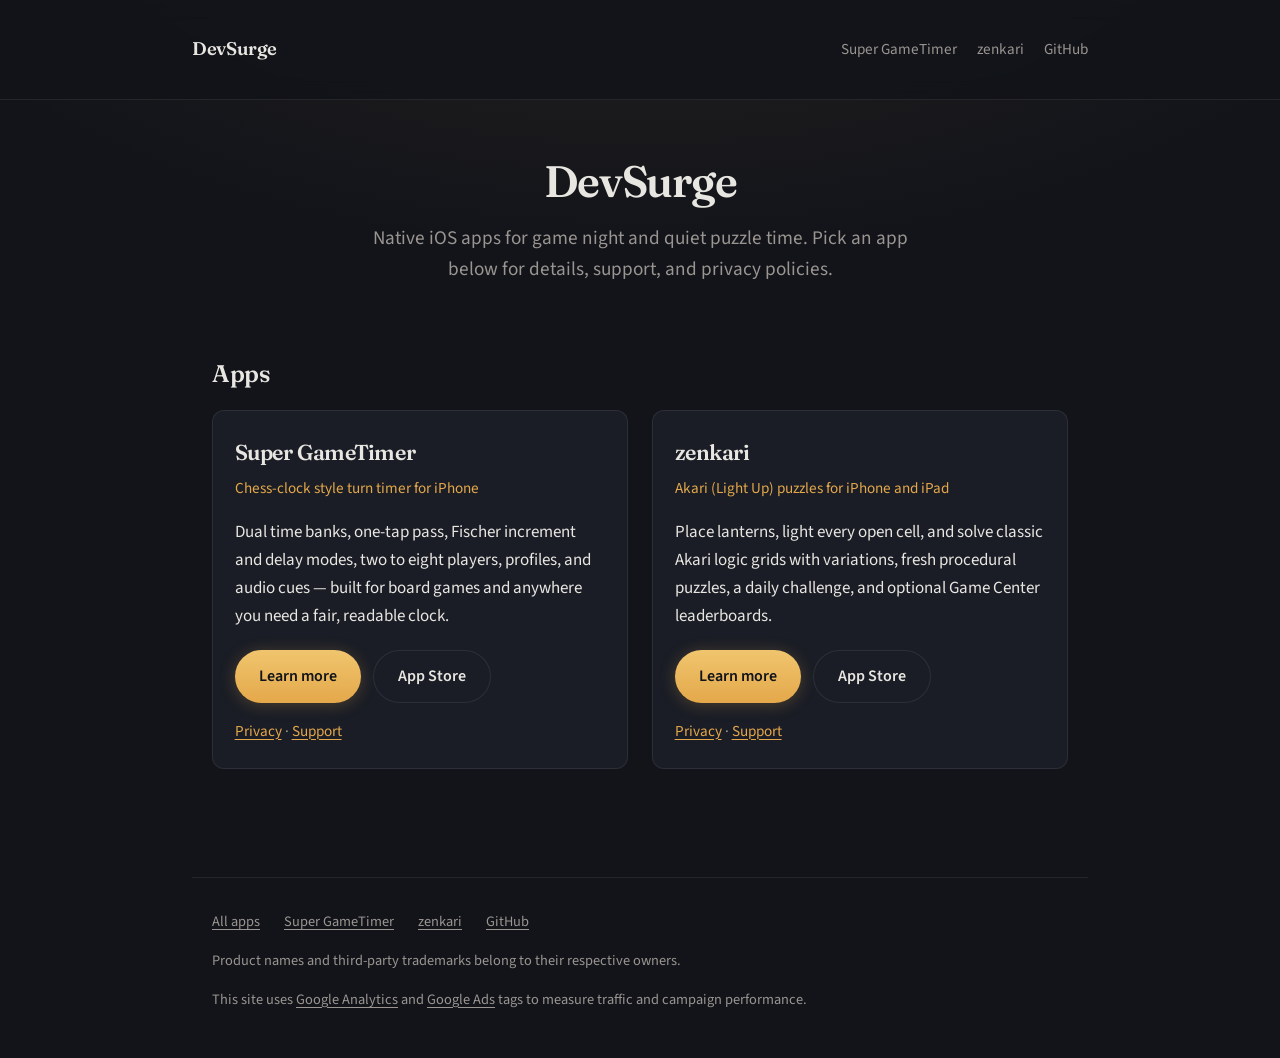
<file: index.html>
<!DOCTYPE html>
<html lang="en-US">
  <head>
    <meta charset="utf-8" />
    <meta name="viewport" content="width=device-width, initial-scale=1" />
    <!-- Google tag (gtag.js) -->
    <script async src="https://www.googletagmanager.com/gtag/js?id=G-V6BX9HDWN4"></script>
    <script src="/assets/gtag-init.js"></script>
    <title>DevSurge — iOS apps</title>
    <meta
      name="description"
      content="Official pages for DevSurge iOS apps: Super GameTimer, a chess-clock style turn timer, and zenkari, an Akari Light Up logic puzzle app."
    />
    <link rel="canonical" href="https://devsurge.github.io/" />
    <meta name="robots" content="index,follow" />
    <meta name="author" content="DevSurge" />

    <meta property="og:type" content="website" />
    <meta property="og:site_name" content="DevSurge" />
    <meta property="og:title" content="DevSurge — iOS apps" />
    <meta
      property="og:description"
      content="Super GameTimer and zenkari — native iPhone apps for game night and logic puzzles."
    />
    <meta property="og:url" content="https://devsurge.github.io/" />

    <link rel="preconnect" href="https://fonts.googleapis.com" />
    <link rel="preconnect" href="https://fonts.gstatic.com" crossorigin />
    <link
      href="https://fonts.googleapis.com/css2?family=Fraunces:opsz,wght@9..144,600&family=Source+Sans+3:wght@400;600&display=swap"
      rel="stylesheet"
    />
    <link rel="stylesheet" href="/assets/styles.css" />
  </head>
  <body>
    <a class="skip-link" href="#main">Skip to content</a>
    <header class="site-header">
      <div class="site-header__inner">
        <p class="site-title"><a href="/">DevSurge</a></p>
        <nav class="nav nav--apps" aria-label="Apps">
          <a href="/gametimer/MARKETING.html">Super GameTimer</a>
          <a href="/zenkari/MARKETING.html">zenkari</a>
          <a href="https://github.com/devsurge/devsurge.github.io" rel="noopener noreferrer">GitHub</a>
        </nav>
      </div>
    </header>

    <main id="main">
      <header class="hero">
        <h1>DevSurge</h1>
        <p class="hero__lede">
          Native iOS apps for game night and quiet puzzle time. Pick an app below for details, support, and privacy
          policies.
        </p>
      </header>

      <section id="apps" aria-labelledby="apps-heading">
        <h2 id="apps-heading">Apps</h2>
        <div class="app-grid">
          <article class="card app-card">
            <h3 class="app-card__title">Super GameTimer</h3>
            <p class="app-card__tagline">Chess-clock style turn timer for iPhone</p>
            <p>
              Dual time banks, one-tap pass, Fischer increment and delay modes, two to eight players, profiles, and audio
              cues — built for board games and anywhere you need a fair, readable clock.
            </p>
            <div class="app-card__actions">
              <a class="btn" href="/gametimer/MARKETING.html">Learn more</a>
              <a
                class="btn btn--secondary"
                href="https://apps.apple.com/us/app/super-gametimer/id6761938382"
                rel="noopener noreferrer"
              >
                App Store
              </a>
            </div>
            <p class="app-card__links">
              <a href="/gametimer/PRIVACY.html">Privacy</a>
              <span aria-hidden="true"> · </span>
              <a href="/gametimer/SUPPORT.html">Support</a>
            </p>
          </article>

          <article class="card app-card">
            <h3 class="app-card__title">zenkari</h3>
            <p class="app-card__tagline">Akari (Light Up) puzzles for iPhone and iPad</p>
            <p>
              Place lanterns, light every open cell, and solve classic Akari logic grids with variations, fresh procedural
              puzzles, a daily challenge, and optional Game Center leaderboards.
            </p>
            <div class="app-card__actions">
              <a class="btn" href="/zenkari/MARKETING.html">Learn more</a>
              <a
                class="btn btn--secondary"
                href="https://apps.apple.com/search?term=zenkari"
                rel="noopener noreferrer"
              >
                App Store
              </a>
            </div>
            <p class="app-card__links">
              <a href="/zenkari/PRIVACY.html">Privacy</a>
              <span aria-hidden="true"> · </span>
              <a href="/zenkari/SUPPORT.html">Support</a>
            </p>
          </article>
        </div>
      </section>
    </main>

    <footer class="site-footer">
      <div class="site-footer__links">
        <a href="/">All apps</a>
        <a href="/gametimer/MARKETING.html">Super GameTimer</a>
        <a href="/zenkari/MARKETING.html">zenkari</a>
        <a href="https://github.com/devsurge/devsurge.github.io" rel="noopener noreferrer">GitHub</a>
      </div>
      <p>Product names and third-party trademarks belong to their respective owners.</p>
      <p>
        This site uses <a href="https://policies.google.com/privacy">Google Analytics</a> and
        <a href="https://policies.google.com/technologies/ads">Google Ads</a> tags to measure traffic and campaign
        performance.
      </p>
    </footer>
  </body>
</html>
</file>
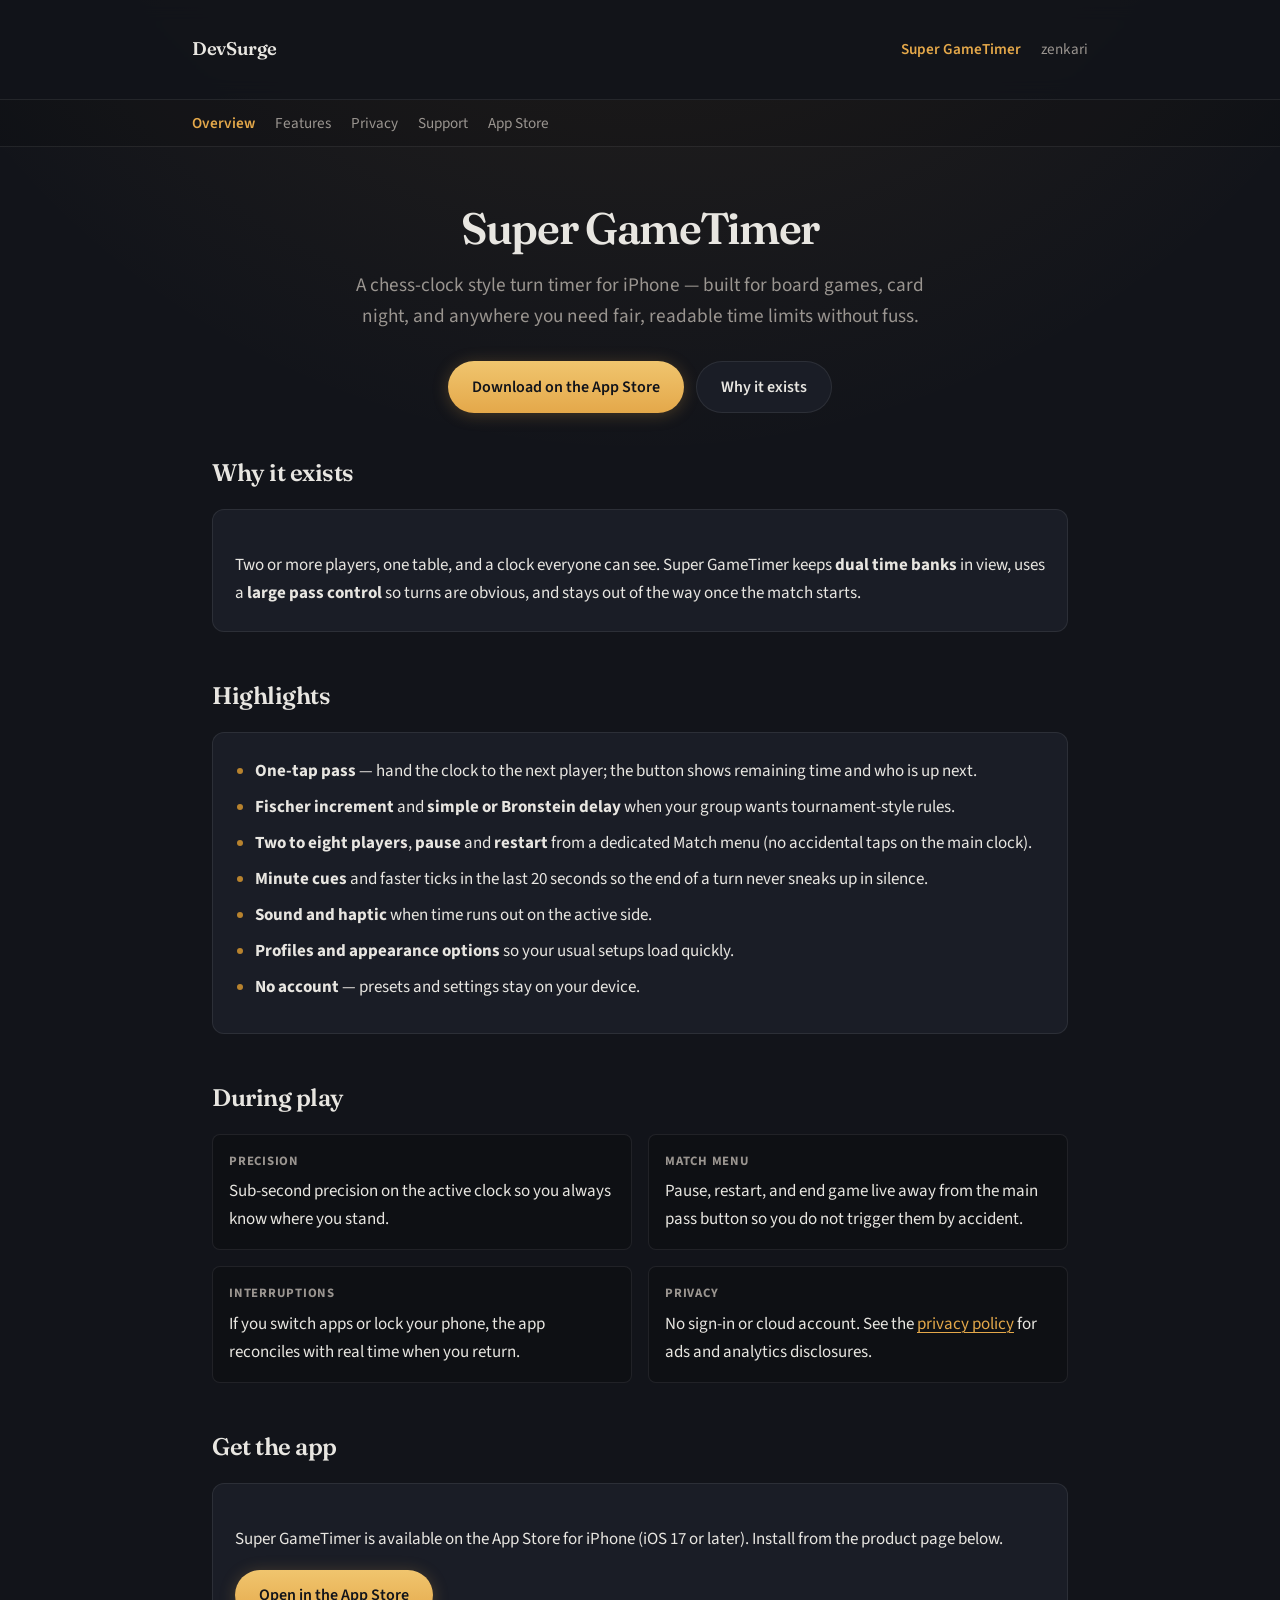
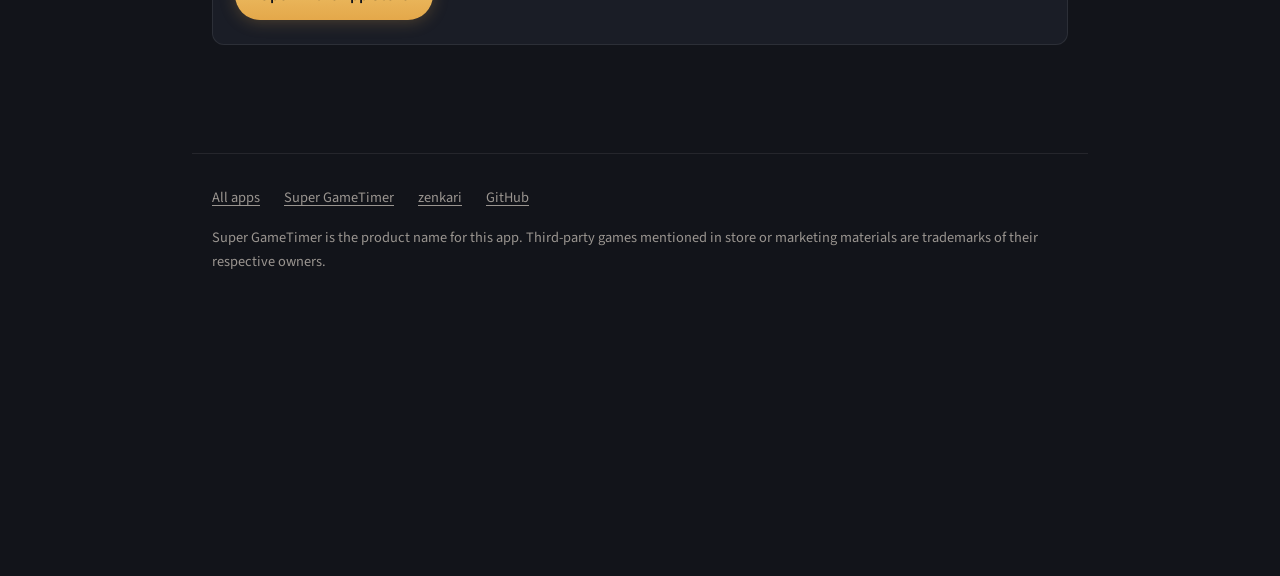
<file: MARKETING.html>
<!DOCTYPE html>
<html lang="en-US">
  <head>
    <meta charset="utf-8" />
    <meta name="viewport" content="width=device-width, initial-scale=1" />
    <!-- Google tag (gtag.js) -->
    <script async src="https://www.googletagmanager.com/gtag/js?id=G-V6BX9HDWN4"></script>
    <script src="/assets/gtag-init.js"></script>
    <title>Super GameTimer</title>
    <link rel="canonical" href="https://devsurge.github.io/gametimer/MARKETING.html" />
    <meta http-equiv="refresh" content="0; url=gametimer/MARKETING.html" />
    <meta name="robots" content="index,follow" />
  </head>
  <body>
    <p><a href="/gametimer/MARKETING.html">Continue to Super GameTimer</a></p>
    <p><a href="/">All DevSurge apps</a> · <a href="/zenkari/MARKETING.html">zenkari</a></p>
  </body>
</html>
</file>
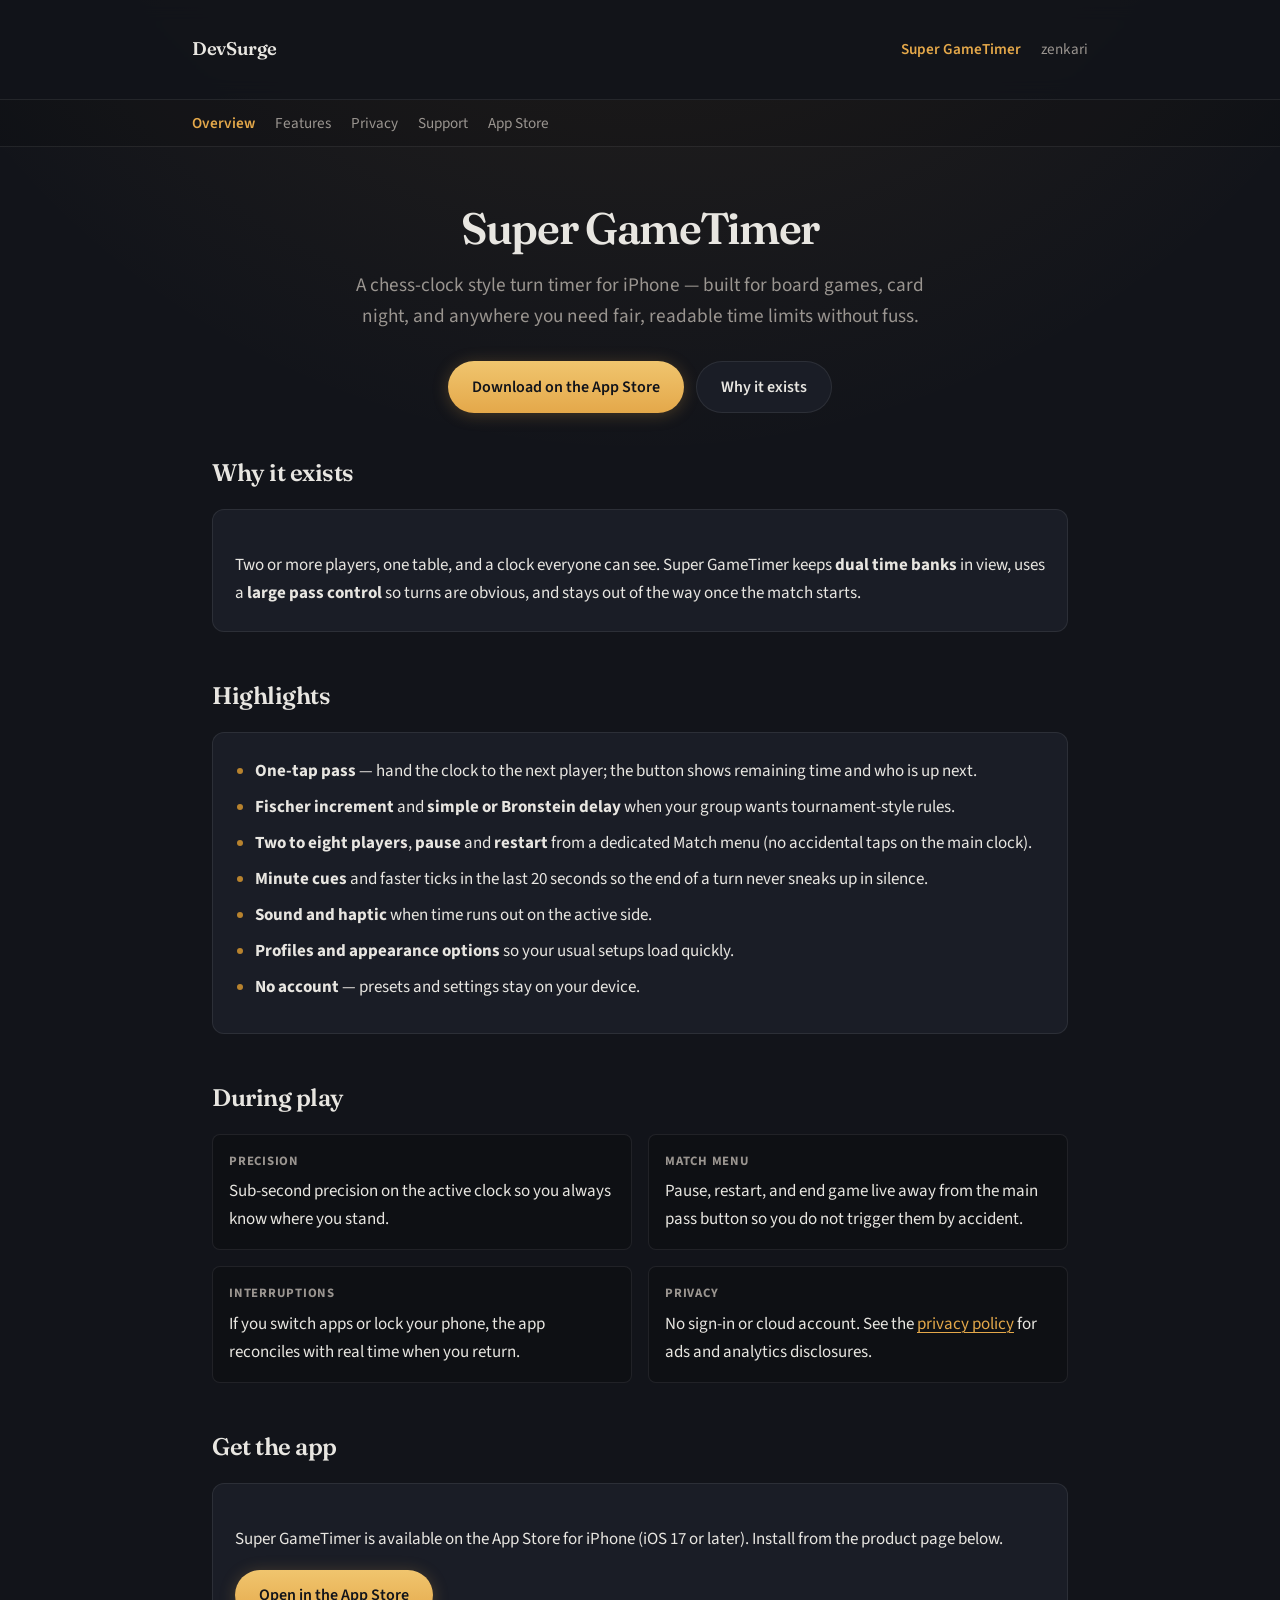
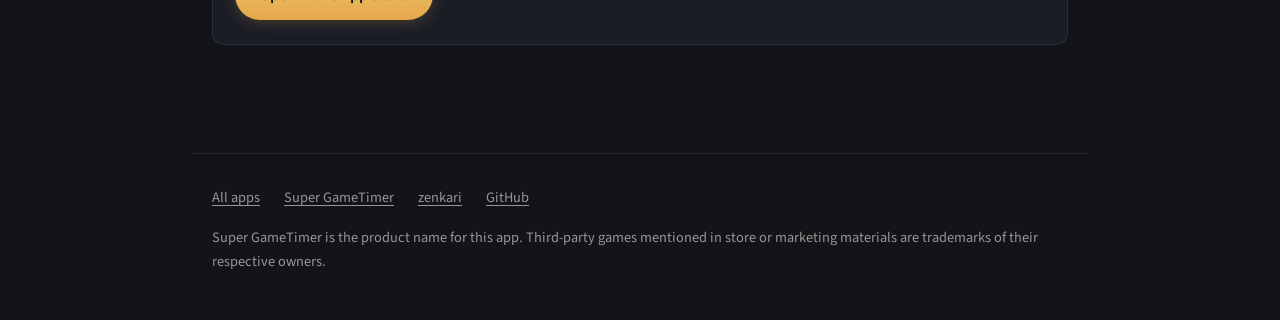
<file: gametimer/MARKETING.html>
<!DOCTYPE html>
<html lang="en-US">
  <head>
    <meta charset="utf-8" />
    <meta name="viewport" content="width=device-width, initial-scale=1" />
    <!-- Google tag (gtag.js) -->
    <script async src="https://www.googletagmanager.com/gtag/js?id=G-V6BX9HDWN4"></script>
    <script src="/assets/gtag-init.js"></script>
    <title>Super GameTimer — Chess-style turn timer for iPhone</title>
    <meta
      name="description"
      content="Super GameTimer is a native iPhone turn timer for board games: dual clocks, one-tap pass, Fischer increment and delay, 2–8 players, profiles, and audio cues. No sign-in required."
    />
    <meta
      name="keywords"
      content="Super GameTimer, chess clock, turn timer, board game timer, Fischer clock, delay, Bronstein, iPhone, iOS, bridge, Go, Scrabble"
    />
    <link rel="canonical" href="https://devsurge.github.io/gametimer/MARKETING.html" />
    <meta name="robots" content="index,follow" />
    <meta name="author" content="DevSurge" />

    <meta property="og:type" content="website" />
    <meta property="og:site_name" content="DevSurge" />
    <meta property="og:title" content="Super GameTimer — Chess-style turn timer for iPhone" />
    <meta
      property="og:description"
      content="Dual clocks, one-tap pass, Fischer and delay modes, up to eight players, profiles, and cues tuned for game night. Free on the App Store."
    />
    <meta property="og:url" content="https://devsurge.github.io/gametimer/MARKETING.html" />
    <meta property="og:locale" content="en_US" />

    <meta name="twitter:card" content="summary_large_image" />
    <meta name="twitter:title" content="Super GameTimer — Chess-style turn timer for iPhone" />
    <meta
      name="twitter:description"
      content="Dual clocks, one-tap pass, Fischer and delay, 2–8 players. Native iPhone app — no sign-in."
    />

    <link rel="preconnect" href="https://fonts.googleapis.com" />
    <link rel="preconnect" href="https://fonts.gstatic.com" crossorigin />
    <link
      href="https://fonts.googleapis.com/css2?family=Fraunces:opsz,wght@9..144,600&family=Source+Sans+3:wght@400;600&display=swap"
      rel="stylesheet"
    />
    <link rel="stylesheet" href="/assets/styles.css" />

    <script type="application/ld+json">
      {
        "@context": "https://schema.org",
        "@type": "MobileApplication",
        "name": "Super GameTimer",
        "operatingSystem": "iOS 17",
        "applicationCategory": "UtilitiesApplication",
        "offers": {
          "@type": "Offer",
          "price": "0",
          "priceCurrency": "USD"
        },
        "description": "Native iPhone turn timer for board games and chess-clock style play. Dual time banks, one-tap pass, Fischer increment, simple or Bronstein delay, two to eight players, pause and restart, profiles, minute cues, and sound plus haptic when time expires. No account required.",
        "downloadUrl": "https://apps.apple.com/us/app/super-gametimer/id6761938382",
        "installUrl": "https://apps.apple.com/us/app/super-gametimer/id6761938382",
        "softwareVersion": "1.0",
        "author": {
          "@type": "Organization",
          "name": "DevSurge"
        }
      }
    </script>
  </head>
  <body>
    <a class="skip-link" href="#main">Skip to content</a>
    <header class="site-header">
      <div class="site-header__inner">
        <p class="site-title"><a href="/">DevSurge</a></p>
        <nav class="nav nav--apps" aria-label="Apps">
          <a href="/gametimer/MARKETING.html" aria-current="page">Super GameTimer</a>
          <a href="/zenkari/MARKETING.html">zenkari</a>
        </nav>
      </div>
    </header>
    <nav class="app-nav" aria-label="Super GameTimer">
      <div class="app-nav__inner nav">
        <a href="/gametimer/MARKETING.html" aria-current="page">Overview</a>
        <a href="/gametimer/MARKETING.html#features">Features</a>
        <a href="/gametimer/PRIVACY.html">Privacy</a>
        <a href="/gametimer/SUPPORT.html">Support</a>
        <a href="https://apps.apple.com/us/app/super-gametimer/id6761938382" rel="noopener noreferrer">App Store</a>
      </div>
    </nav>

    <main id="main">
      <article>
        <header class="hero">
          <h1>Super GameTimer</h1>
          <p class="hero__lede">
            A chess-clock style turn timer for iPhone — built for board games, card night, and anywhere you need fair,
            readable time limits without fuss.
          </p>
          <div class="hero__actions">
            <a
              class="btn"
              href="https://apps.apple.com/us/app/super-gametimer/id6761938382"
              rel="noopener noreferrer"
            >
              Download on the App Store
            </a>
            <a class="btn btn--secondary" href="#why">Why it exists</a>
          </div>
        </header>

        <section id="why" aria-labelledby="why-heading">
          <h2 id="why-heading">Why it exists</h2>
          <div class="card">
            <p>
              Two or more players, one table, and a clock everyone can see. Super GameTimer keeps
              <strong>dual time banks</strong> in view, uses a <strong>large pass control</strong> so turns are obvious,
              and stays out of the way once the match starts.
            </p>
          </div>
        </section>

        <section id="features" aria-labelledby="features-heading">
          <h2 id="features-heading">Highlights</h2>
          <div class="card">
            <ul class="feature-list">
              <li>
                <strong>One-tap pass</strong> — hand the clock to the next player; the button shows remaining time and who
                is up next.
              </li>
              <li>
                <strong>Fischer increment</strong> and <strong>simple or Bronstein delay</strong> when your group wants
                tournament-style rules.
              </li>
              <li>
                <strong>Two to eight players</strong>, <strong>pause</strong> and <strong>restart</strong> from a
                dedicated Match menu (no accidental taps on the main clock).
              </li>
              <li>
                <strong>Minute cues</strong> and faster ticks in the last 20 seconds so the end of a turn never sneaks up
                in silence.
              </li>
              <li><strong>Sound and haptic</strong> when time runs out on the active side.</li>
              <li><strong>Profiles and appearance options</strong> so your usual setups load quickly.</li>
              <li><strong>No account</strong> — presets and settings stay on your device.</li>
            </ul>
          </div>
        </section>

        <section aria-labelledby="play-heading">
          <h2 id="play-heading">During play</h2>
          <div class="meta-grid">
            <div class="meta-item">
              <strong>Precision</strong>
              Sub-second precision on the active clock so you always know where you stand.
            </div>
            <div class="meta-item">
              <strong>Match menu</strong>
              Pause, restart, and end game live away from the main pass button so you do not trigger them by accident.
            </div>
            <div class="meta-item">
              <strong>Interruptions</strong>
              If you switch apps or lock your phone, the app reconciles with real time when you return.
            </div>
            <div class="meta-item">
              <strong>Privacy</strong>
              No sign-in or cloud account. See the <a href="/gametimer/PRIVACY.html">privacy policy</a> for ads and
              analytics disclosures.
            </div>
          </div>
        </section>

        <section aria-labelledby="get-heading">
          <h2 id="get-heading">Get the app</h2>
          <div class="card">
            <p>
              Super GameTimer is available on the App Store for iPhone (iOS 17 or later). Install from the product page
              below.
            </p>
            <p style="margin-bottom: 0">
              <a
                class="btn"
                href="https://apps.apple.com/us/app/super-gametimer/id6761938382"
                rel="noopener noreferrer"
              >
                Open in the App Store
              </a>
            </p>
          </div>
        </section>
      </article>
    </main>

    <footer class="site-footer">
      <div class="site-footer__links">
        <a href="/">All apps</a>
        <a href="/gametimer/MARKETING.html">Super GameTimer</a>
        <a href="/zenkari/MARKETING.html">zenkari</a>
        <a href="https://github.com/devsurge/devsurge.github.io" rel="noopener noreferrer">GitHub</a>
      </div>
      <p>Super GameTimer is the product name for this app. Third-party games mentioned in store or marketing materials are trademarks of their respective owners.</p>
    </footer>
  </body>
</html>
</file>
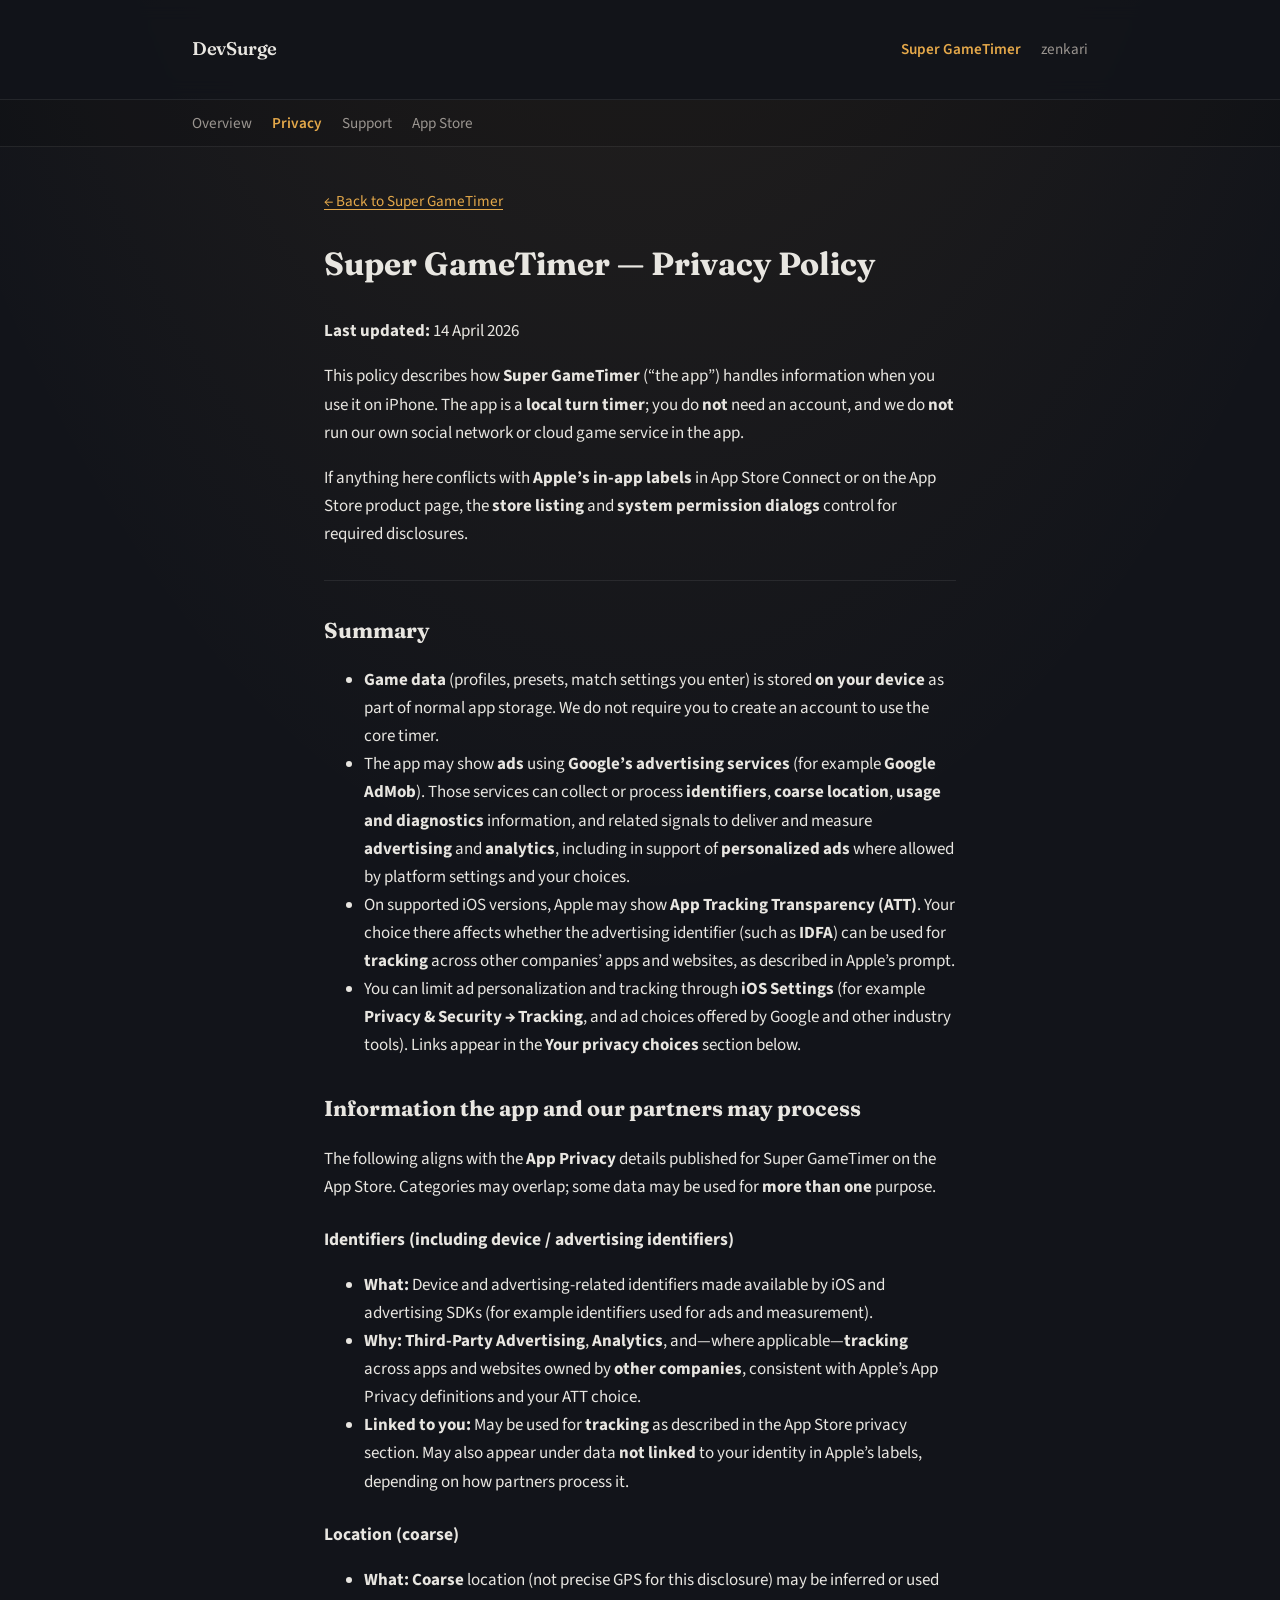
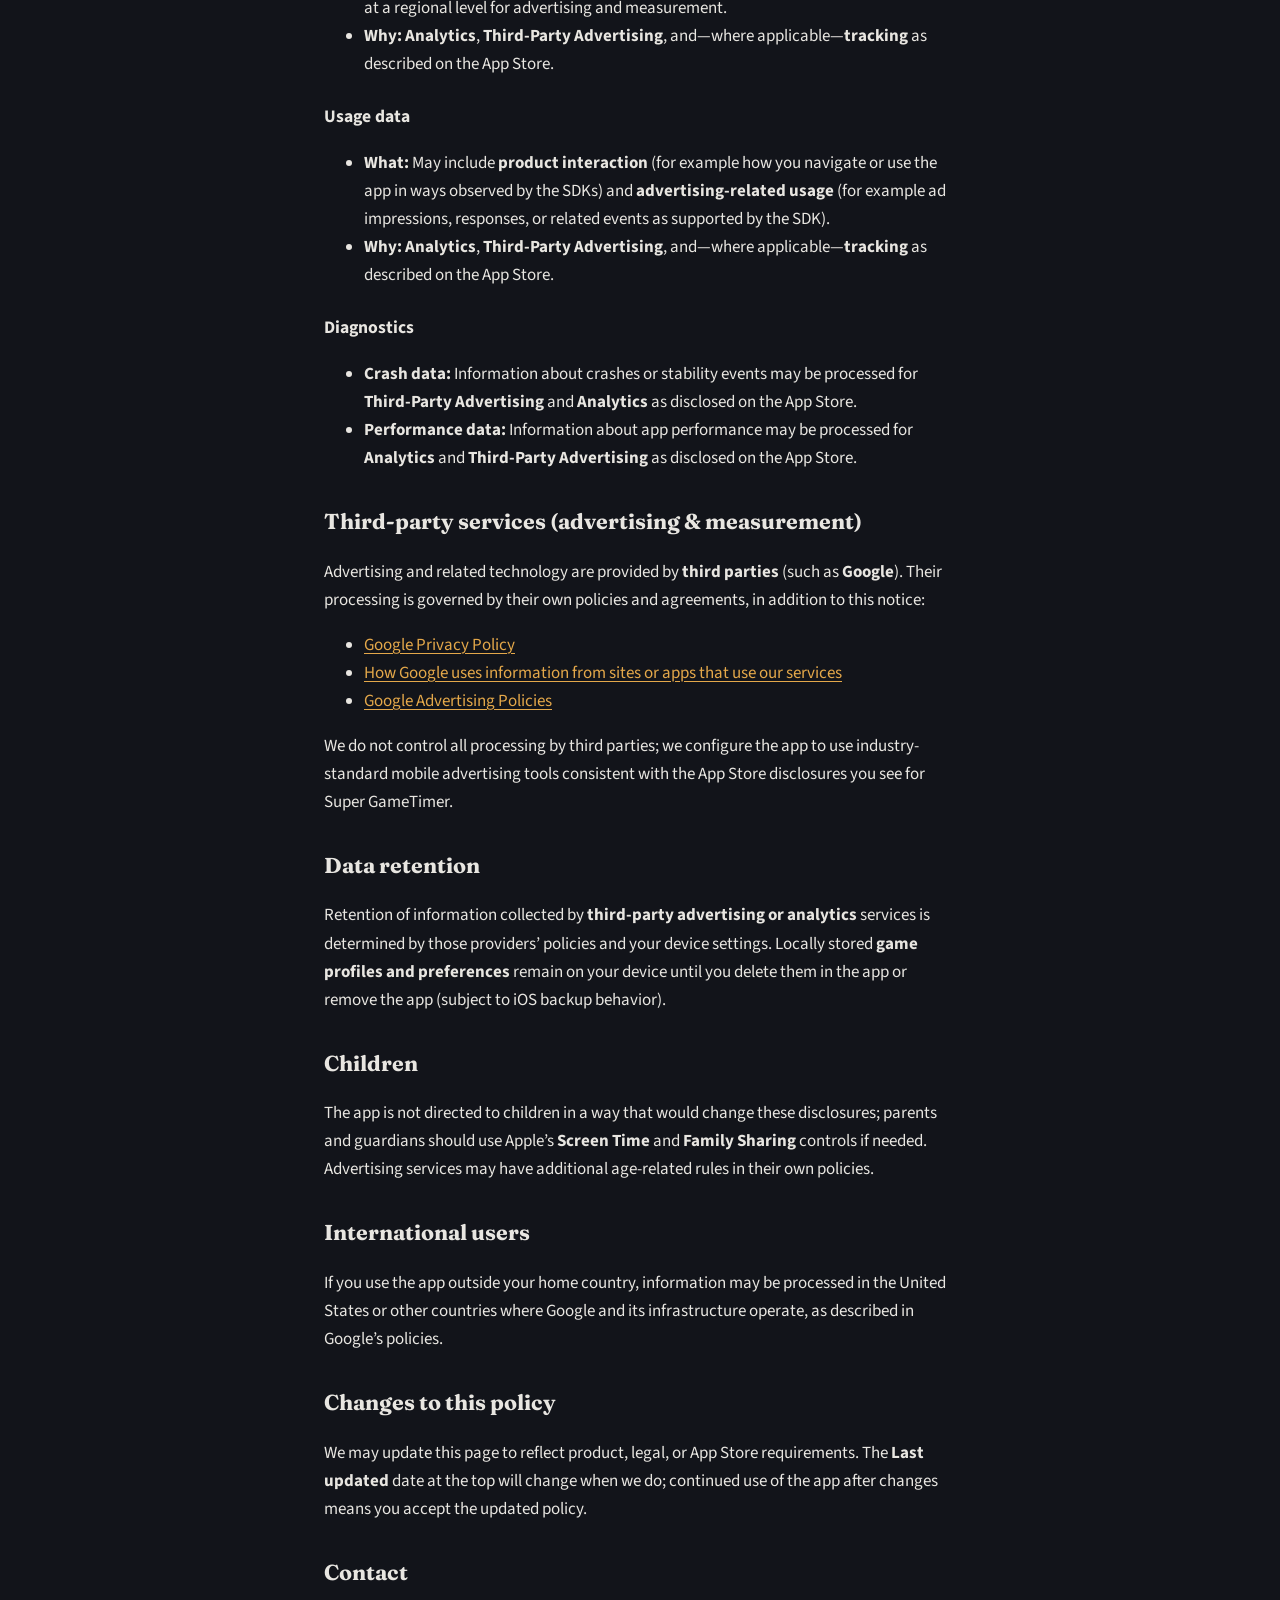
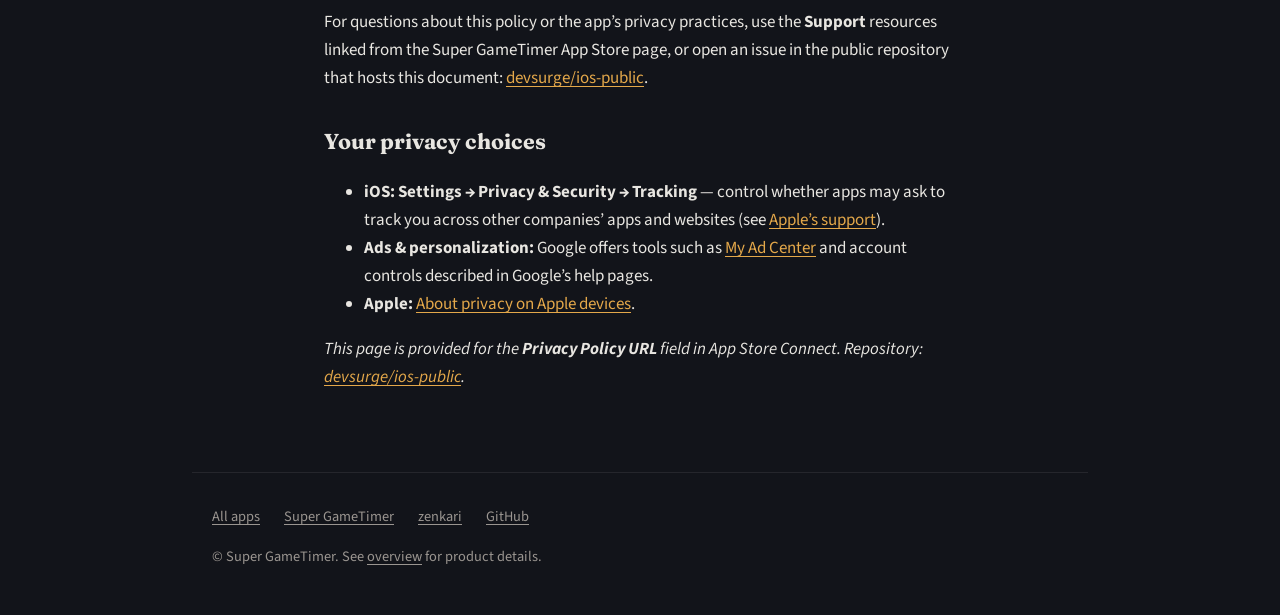
<file: gametimer/PRIVACY.html>
<!DOCTYPE html>
<html lang="en-US">
  <head>
    <meta charset="utf-8" />
    <meta name="viewport" content="width=device-width, initial-scale=1" />
    <!-- Google tag (gtag.js) -->
    <script async src="https://www.googletagmanager.com/gtag/js?id=G-V6BX9HDWN4"></script>
    <script src="/assets/gtag-init.js"></script>
    <title>Privacy Policy — Super GameTimer</title>
    <meta
      name="description"
      content="How Super GameTimer handles information on iPhone: local game data, optional ads via Google AdMob, App Tracking Transparency, and your privacy choices."
    />
    <link rel="canonical" href="https://devsurge.github.io/gametimer/PRIVACY.html" />
    <meta name="robots" content="index,follow" />

    <meta property="og:type" content="article" />
    <meta property="og:title" content="Privacy Policy — Super GameTimer" />
    <meta
      property="og:description"
      content="Privacy practices for the Super GameTimer iPhone app, including advertising and analytics."
    />
    <meta property="og:url" content="https://devsurge.github.io/gametimer/PRIVACY.html" />

    <link rel="preconnect" href="https://fonts.googleapis.com" />
    <link rel="preconnect" href="https://fonts.gstatic.com" crossorigin />
    <link
      href="https://fonts.googleapis.com/css2?family=Fraunces:opsz,wght@9..144,600&family=Source+Sans+3:wght@400;600&display=swap"
      rel="stylesheet"
    />
    <link rel="stylesheet" href="/assets/styles.css" />
  </head>
  <body>
    <a class="skip-link" href="#main">Skip to content</a>
    <header class="site-header">
      <div class="site-header__inner">
        <p class="site-title"><a href="/">DevSurge</a></p>
        <nav class="nav nav--apps" aria-label="Apps">
          <a href="/gametimer/MARKETING.html" aria-current="page">Super GameTimer</a>
          <a href="/zenkari/MARKETING.html">zenkari</a>
        </nav>
      </div>
    </header>
    <nav class="app-nav" aria-label="Super GameTimer">
      <div class="app-nav__inner nav">
        <a href="/gametimer/MARKETING.html">Overview</a>
        <a href="/gametimer/PRIVACY.html" aria-current="page">Privacy</a>
        <a href="/gametimer/SUPPORT.html">Support</a>
        <a href="https://apps.apple.com/us/app/super-gametimer/id6761938382" rel="noopener noreferrer">App Store</a>
      </div>
    </nav>

    <main id="main" class="prose">
      <a class="back-link" href="/gametimer/MARKETING.html">← Back to Super GameTimer</a>
      <article>
        <header>
          <h1>Super GameTimer — Privacy Policy</h1>
          <p><strong>Last updated:</strong> 14 April 2026</p>
        </header>

        <p>
          This policy describes how <strong>Super GameTimer</strong> (“the app”) handles information when you use it on
          iPhone. The app is a <strong>local turn timer</strong>; you do <strong>not</strong> need an account, and we do
          <strong>not</strong> run our own social network or cloud game service in the app.
        </p>
        <p>
          If anything here conflicts with <strong>Apple’s in-app labels</strong> in App Store Connect or on the App Store
          product page, the <strong>store listing</strong> and <strong>system permission dialogs</strong> control for
          required disclosures.
        </p>

        <hr />

        <h2>Summary</h2>
        <ul>
          <li>
            <strong>Game data</strong> (profiles, presets, match settings you enter) is stored <strong>on your device</strong>
            as part of normal app storage. We do not require you to create an account to use the core timer.
          </li>
          <li>
            The app may show <strong>ads</strong> using <strong>Google’s advertising services</strong> (for example
            <strong>Google AdMob</strong>). Those services can collect or process <strong>identifiers</strong>,
            <strong>coarse location</strong>, <strong>usage and diagnostics</strong> information, and related signals to
            deliver and measure <strong>advertising</strong> and <strong>analytics</strong>, including in support of
            <strong>personalized ads</strong> where allowed by platform settings and your choices.
          </li>
          <li>
            On supported iOS versions, Apple may show <strong>App Tracking Transparency (ATT)</strong>. Your choice there
            affects whether the advertising identifier (such as <strong>IDFA</strong>) can be used for
            <strong>tracking</strong> across other companies’ apps and websites, as described in Apple’s prompt.
          </li>
          <li>
            You can limit ad personalization and tracking through <strong>iOS Settings</strong> (for example
            <strong>Privacy &amp; Security → Tracking</strong>, and ad choices offered by Google and other industry tools).
            Links appear in the <strong>Your privacy choices</strong> section below.
          </li>
        </ul>

        <h2>Information the app and our partners may process</h2>
        <p>
          The following aligns with the <strong>App Privacy</strong> details published for Super GameTimer on the App Store.
          Categories may overlap; some data may be used for <strong>more than one</strong> purpose.
        </p>

        <h3>Identifiers (including device / advertising identifiers)</h3>
        <ul>
          <li>
            <strong>What:</strong> Device and advertising-related identifiers made available by iOS and advertising SDKs
            (for example identifiers used for ads and measurement).
          </li>
          <li>
            <strong>Why:</strong> <strong>Third-Party Advertising</strong>, <strong>Analytics</strong>, and—where
            applicable—<strong>tracking</strong> across apps and websites owned by <strong>other companies</strong>,
            consistent with Apple’s App Privacy definitions and your ATT choice.
          </li>
          <li>
            <strong>Linked to you:</strong> May be used for <strong>tracking</strong> as described in the App Store privacy
            section. May also appear under data <strong>not linked</strong> to your identity in Apple’s labels, depending
            on how partners process it.
          </li>
        </ul>

        <h3>Location (coarse)</h3>
        <ul>
          <li>
            <strong>What:</strong> <strong>Coarse</strong> location (not precise GPS for this disclosure) may be inferred
            or used at a regional level for advertising and measurement.
          </li>
          <li>
            <strong>Why:</strong> <strong>Analytics</strong>, <strong>Third-Party Advertising</strong>, and—where
            applicable—<strong>tracking</strong> as described on the App Store.
          </li>
        </ul>

        <h3>Usage data</h3>
        <ul>
          <li>
            <strong>What:</strong> May include <strong>product interaction</strong> (for example how you navigate or use the
            app in ways observed by the SDKs) and <strong>advertising-related usage</strong> (for example ad impressions,
            responses, or related events as supported by the SDK).
          </li>
          <li>
            <strong>Why:</strong> <strong>Analytics</strong>, <strong>Third-Party Advertising</strong>, and—where
            applicable—<strong>tracking</strong> as described on the App Store.
          </li>
        </ul>

        <h3>Diagnostics</h3>
        <ul>
          <li>
            <strong>Crash data:</strong> Information about crashes or stability events may be processed for
            <strong>Third-Party Advertising</strong> and <strong>Analytics</strong> as disclosed on the App Store.
          </li>
          <li>
            <strong>Performance data:</strong> Information about app performance may be processed for
            <strong>Analytics</strong> and <strong>Third-Party Advertising</strong> as disclosed on the App Store.
          </li>
        </ul>

        <h2>Third-party services (advertising &amp; measurement)</h2>
        <p>
          Advertising and related technology are provided by <strong>third parties</strong> (such as <strong>Google</strong>).
          Their processing is governed by their own policies and agreements, in addition to this notice:
        </p>
        <ul>
          <li><a href="https://policies.google.com/privacy">Google Privacy Policy</a></li>
          <li>
            <a href="https://policies.google.com/technologies/partner-sites"
              >How Google uses information from sites or apps that use our services</a
            >
          </li>
          <li><a href="https://support.google.com/adspolicy/answer/6008942">Google Advertising Policies</a></li>
        </ul>
        <p>
          We do not control all processing by third parties; we configure the app to use industry-standard mobile
          advertising tools consistent with the App Store disclosures you see for Super GameTimer.
        </p>

        <h2>Data retention</h2>
        <p>
          Retention of information collected by <strong>third-party advertising or analytics</strong> services is determined
          by those providers’ policies and your device settings. Locally stored <strong>game profiles and preferences</strong>
          remain on your device until you delete them in the app or remove the app (subject to iOS backup behavior).
        </p>

        <h2>Children</h2>
        <p>
          The app is not directed to children in a way that would change these disclosures; parents and guardians should
          use Apple’s <strong>Screen Time</strong> and <strong>Family Sharing</strong> controls if needed. Advertising
          services may have additional age-related rules in their own policies.
        </p>

        <h2>International users</h2>
        <p>
          If you use the app outside your home country, information may be processed in the United States or other countries
          where Google and its infrastructure operate, as described in Google’s policies.
        </p>

        <h2>Changes to this policy</h2>
        <p>
          We may update this page to reflect product, legal, or App Store requirements. The <strong>Last updated</strong>
          date at the top will change when we do; continued use of the app after changes means you accept the updated
          policy.
        </p>

        <h2>Contact</h2>
        <p>
          For questions about this policy or the app’s privacy practices, use the <strong>Support</strong> resources linked
          from the Super GameTimer App Store page, or open an issue in the public repository that hosts this document:
          <a href="https://github.com/devsurge/ios-public">devsurge/ios-public</a>.
        </p>

        <h2>Your privacy choices</h2>
        <ul>
          <li>
            <strong>iOS:</strong> <strong>Settings → Privacy &amp; Security → Tracking</strong> — control whether apps may
            ask to track you across other companies’ apps and websites (see
            <a href="https://support.apple.com/102483">Apple’s support</a>).
          </li>
          <li>
            <strong>Ads &amp; personalization:</strong> Google offers tools such as
            <a href="https://myadcenter.google.com/">My Ad Center</a> and account controls described in Google’s help pages.
          </li>
          <li><strong>Apple:</strong> <a href="https://www.apple.com/privacy/">About privacy on Apple devices</a>.</li>
        </ul>

        <p>
          <em>This page is provided for the <strong>Privacy Policy URL</strong> field in App Store Connect. Repository:
            <a href="https://github.com/devsurge/ios-public">devsurge/ios-public</a>.</em>
        </p>
      </article>
    </main>

    <footer class="site-footer">
      <div class="site-footer__links">
        <a href="/">All apps</a>
        <a href="/gametimer/MARKETING.html">Super GameTimer</a>
        <a href="/zenkari/MARKETING.html">zenkari</a>
        <a href="https://github.com/devsurge/devsurge.github.io" rel="noopener noreferrer">GitHub</a>
      </div>
      <p>© Super GameTimer. See <a href="/gametimer/MARKETING.html">overview</a> for product details.</p>
    </footer>
  </body>
</html>
</file>
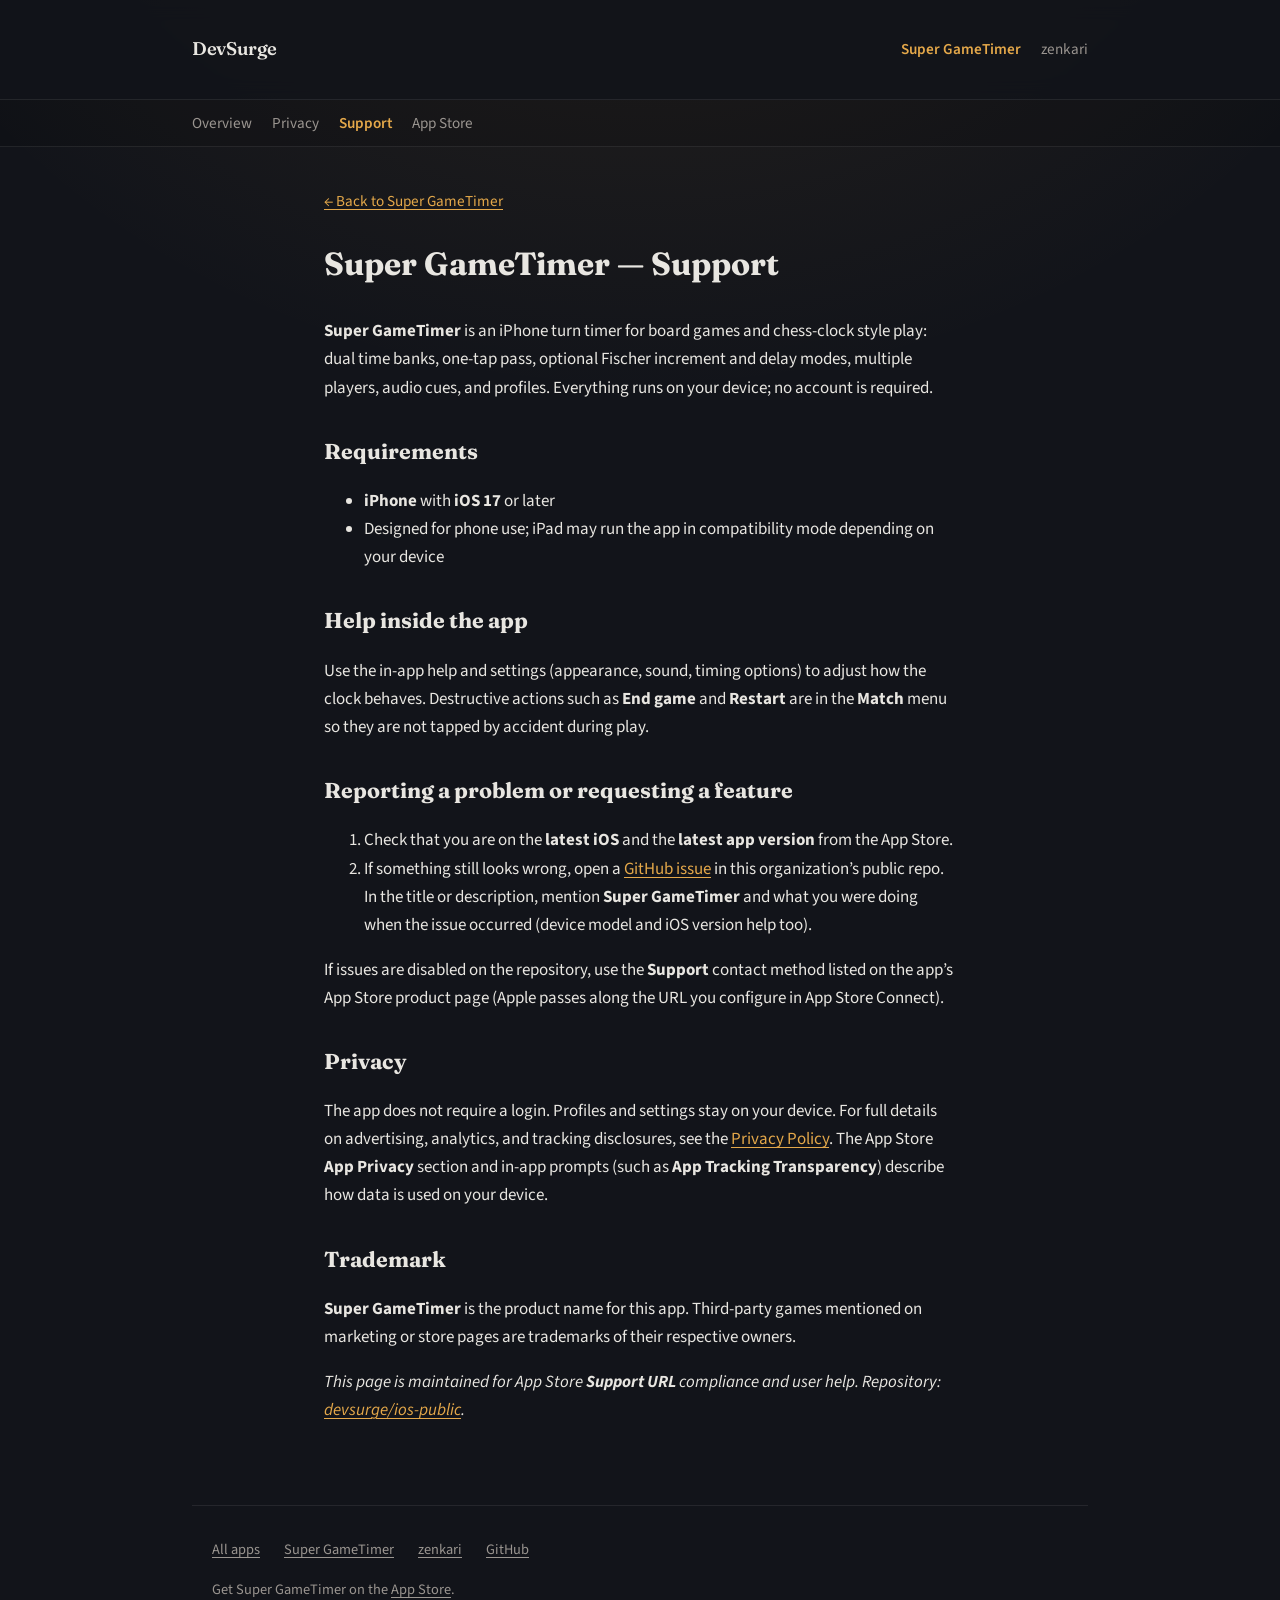
<file: gametimer/SUPPORT.html>
<!DOCTYPE html>
<html lang="en-US">
  <head>
    <meta charset="utf-8" />
    <meta name="viewport" content="width=device-width, initial-scale=1" />
    <!-- Google tag (gtag.js) -->
    <script async src="https://www.googletagmanager.com/gtag/js?id=G-V6BX9HDWN4"></script>
    <script src="/assets/gtag-init.js"></script>
    <title>Support — Super GameTimer</title>
    <meta
      name="description"
      content="Requirements, troubleshooting, and how to report issues for Super GameTimer on iPhone. iOS 17+, chess-clock style turn timer."
    />
    <link rel="canonical" href="https://devsurge.github.io/gametimer/SUPPORT.html" />
    <meta name="robots" content="index,follow" />

    <meta property="og:type" content="article" />
    <meta property="og:title" content="Support — Super GameTimer" />
    <meta
      property="og:description"
      content="Help for Super GameTimer: requirements, in-app help, and how to report a problem or request a feature."
    />
    <meta property="og:url" content="https://devsurge.github.io/gametimer/SUPPORT.html" />

    <link rel="preconnect" href="https://fonts.googleapis.com" />
    <link rel="preconnect" href="https://fonts.gstatic.com" crossorigin />
    <link
      href="https://fonts.googleapis.com/css2?family=Fraunces:opsz,wght@9..144,600&family=Source+Sans+3:wght@400;600&display=swap"
      rel="stylesheet"
    />
    <link rel="stylesheet" href="/assets/styles.css" />
  </head>
  <body>
    <a class="skip-link" href="#main">Skip to content</a>
    <header class="site-header">
      <div class="site-header__inner">
        <p class="site-title"><a href="/">DevSurge</a></p>
        <nav class="nav nav--apps" aria-label="Apps">
          <a href="/gametimer/MARKETING.html" aria-current="page">Super GameTimer</a>
          <a href="/zenkari/MARKETING.html">zenkari</a>
        </nav>
      </div>
    </header>
    <nav class="app-nav" aria-label="Super GameTimer">
      <div class="app-nav__inner nav">
        <a href="/gametimer/MARKETING.html">Overview</a>
        <a href="/gametimer/PRIVACY.html">Privacy</a>
        <a href="/gametimer/SUPPORT.html" aria-current="page">Support</a>
        <a href="https://apps.apple.com/us/app/super-gametimer/id6761938382" rel="noopener noreferrer">App Store</a>
      </div>
    </nav>

    <main id="main" class="prose">
      <a class="back-link" href="/gametimer/MARKETING.html">← Back to Super GameTimer</a>
      <article>
        <header>
          <h1>Super GameTimer — Support</h1>
        </header>

        <p>
          <strong>Super GameTimer</strong> is an iPhone turn timer for board games and chess-clock style play: dual time
          banks, one-tap pass, optional Fischer increment and delay modes, multiple players, audio cues, and profiles.
          Everything runs on your device; no account is required.
        </p>

        <h2>Requirements</h2>
        <ul>
          <li><strong>iPhone</strong> with <strong>iOS 17</strong> or later</li>
          <li>Designed for phone use; iPad may run the app in compatibility mode depending on your device</li>
        </ul>

        <h2>Help inside the app</h2>
        <p>
          Use the in-app help and settings (appearance, sound, timing options) to adjust how the clock behaves. Destructive
          actions such as <strong>End game</strong> and <strong>Restart</strong> are in the <strong>Match</strong> menu so
          they are not tapped by accident during play.
        </p>

        <h2>Reporting a problem or requesting a feature</h2>
        <ol>
          <li>
            Check that you are on the <strong>latest iOS</strong> and the <strong>latest app version</strong> from the App
            Store.
          </li>
          <li>
            If something still looks wrong, open a
            <a href="https://github.com/devsurge/ios-public/issues/new">GitHub issue</a> in this organization’s public
            repo. In the title or description, mention <strong>Super GameTimer</strong> and what you were doing when the
            issue occurred (device model and iOS version help too).
          </li>
        </ol>
        <p>
          If issues are disabled on the repository, use the <strong>Support</strong> contact method listed on the app’s App
          Store product page (Apple passes along the URL you configure in App Store Connect).
        </p>

        <h2>Privacy</h2>
        <p>
          The app does not require a login. Profiles and settings stay on your device. For full details on advertising,
          analytics, and tracking disclosures, see the <a href="/gametimer/PRIVACY.html">Privacy Policy</a>. The App Store
          <strong>App Privacy</strong> section and in-app prompts (such as <strong>App Tracking Transparency</strong>)
          describe how data is used on your device.
        </p>

        <h2>Trademark</h2>
        <p>
          <strong>Super GameTimer</strong> is the product name for this app. Third-party games mentioned on marketing or
          store pages are trademarks of their respective owners.
        </p>

        <p>
          <em>This page is maintained for App Store <strong>Support URL</strong> compliance and user help. Repository:
            <a href="https://github.com/devsurge/ios-public">devsurge/ios-public</a>.</em>
        </p>
      </article>
    </main>

    <footer class="site-footer">
      <div class="site-footer__links">
        <a href="/">All apps</a>
        <a href="/gametimer/MARKETING.html">Super GameTimer</a>
        <a href="/zenkari/MARKETING.html">zenkari</a>
        <a href="https://github.com/devsurge/devsurge.github.io" rel="noopener noreferrer">GitHub</a>
      </div>
      <p>Get Super GameTimer on the <a href="https://apps.apple.com/us/app/super-gametimer/id6761938382">App Store</a>.</p>
    </footer>
  </body>
</html>
</file>
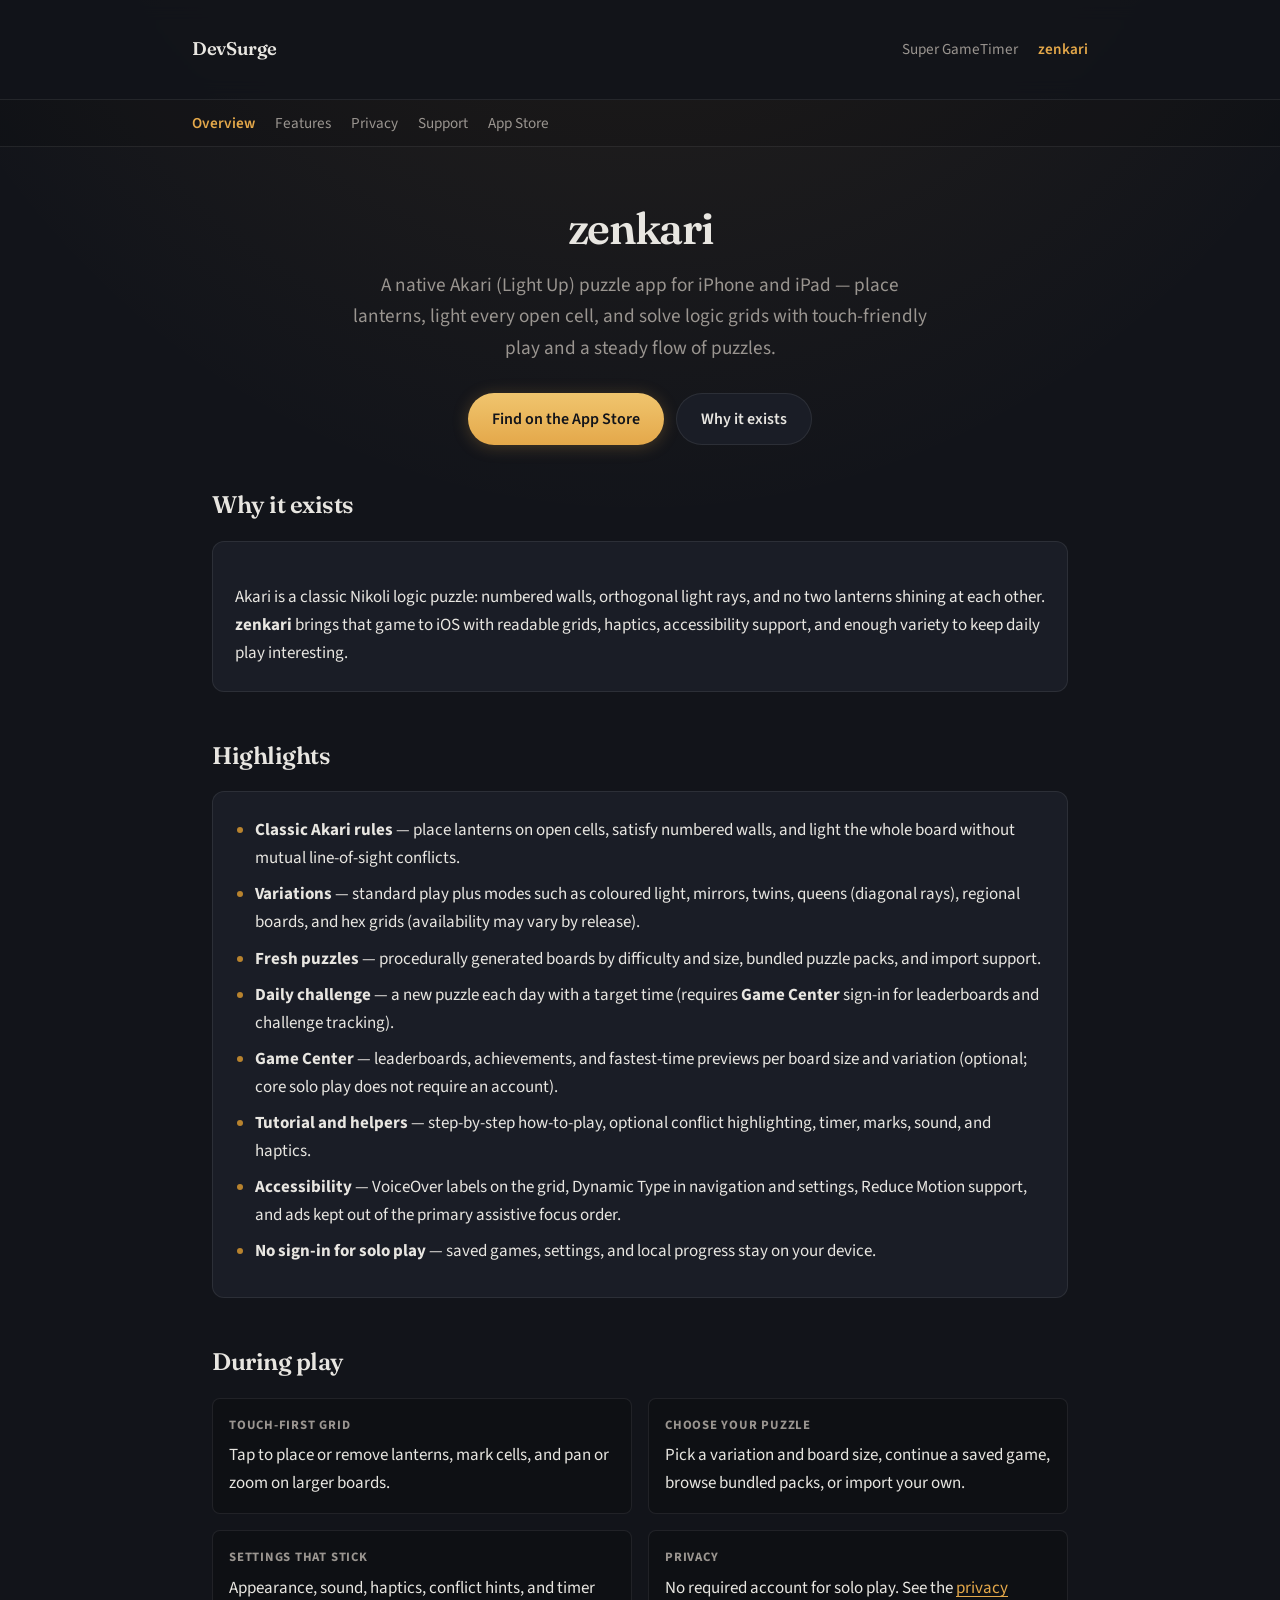
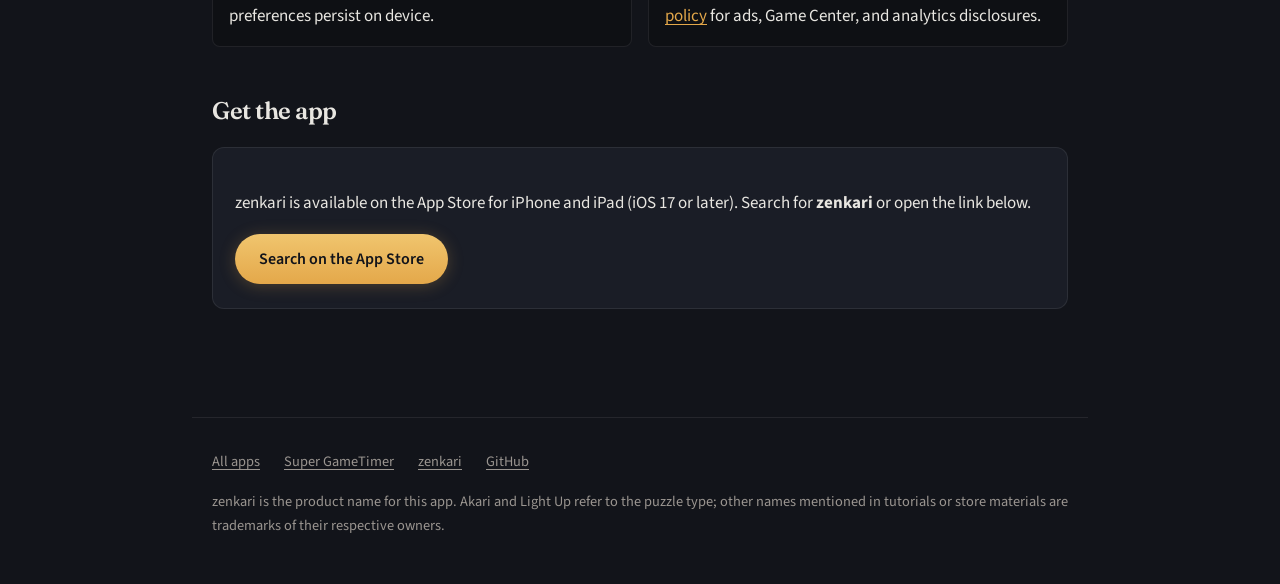
<file: zenkari/MARKETING.html>
<!DOCTYPE html>
<html lang="en-US">
  <head>
    <meta charset="utf-8" />
    <meta name="viewport" content="width=device-width, initial-scale=1" />
    <!-- Google tag (gtag.js) -->
    <script async src="https://www.googletagmanager.com/gtag/js?id=G-V6BX9HDWN4"></script>
    <script src="/assets/gtag-init.js"></script>
    <title>zenkari — Akari (Light Up) puzzles for iPhone and iPad</title>
    <meta
      name="description"
      content="zenkari is a native Akari Light Up puzzle app for iOS: classic rules, variations, procedural puzzles, daily challenge, Game Center leaderboards, tutorial, and accessibility. No sign-in required for solo play."
    />
    <meta
      name="keywords"
      content="zenkari, Akari, Light Up, logic puzzle, Nikoli, lantern puzzle, iPhone, iPad, iOS, Game Center, daily challenge"
    />
    <link rel="canonical" href="https://devsurge.github.io/zenkari/MARKETING.html" />
    <meta name="robots" content="index,follow" />
    <meta name="author" content="DevSurge" />

    <meta property="og:type" content="website" />
    <meta property="og:site_name" content="zenkari" />
    <meta property="og:title" content="zenkari — Akari (Light Up) puzzles for iPhone and iPad" />
    <meta
      property="og:description"
      content="Place lanterns, light every cell, and solve Akari logic puzzles with variations, fresh boards, daily challenges, and optional Game Center leaderboards."
    />
    <meta property="og:url" content="https://devsurge.github.io/zenkari/MARKETING.html" />
    <meta property="og:locale" content="en_US" />

    <meta name="twitter:card" content="summary_large_image" />
    <meta name="twitter:title" content="zenkari — Akari (Light Up) puzzles for iPhone and iPad" />
    <meta
      name="twitter:description"
      content="Classic Akari puzzles with variations, procedural boards, daily challenge, and optional Game Center. Native iOS — no sign-in for solo play."
    />

    <link rel="preconnect" href="https://fonts.googleapis.com" />
    <link rel="preconnect" href="https://fonts.gstatic.com" crossorigin />
    <link
      href="https://fonts.googleapis.com/css2?family=Fraunces:opsz,wght@9..144,600&family=Source+Sans+3:wght@400;600&display=swap"
      rel="stylesheet"
    />
    <link rel="stylesheet" href="/assets/styles.css" />

    <script type="application/ld+json">
      {
        "@context": "https://schema.org",
        "@type": "MobileApplication",
        "name": "zenkari",
        "operatingSystem": "iOS 17",
        "applicationCategory": "GameApplication",
        "offers": {
          "@type": "Offer",
          "price": "0",
          "priceCurrency": "USD"
        },
        "description": "Native Akari (Light Up) logic puzzles for iPhone and iPad. Place lanterns, satisfy numbered walls, explore variations, play procedurally generated and bundled puzzles, optional daily challenge and Game Center leaderboards. Tutorial, accessibility, and local progress without a required account.",
        "downloadUrl": "https://apps.apple.com/search?term=zenkari",
        "installUrl": "https://apps.apple.com/search?term=zenkari",
        "softwareVersion": "0.1",
        "author": {
          "@type": "Organization",
          "name": "DevSurge"
        }
      }
    </script>
    <script type="application/ld+json">
      {
        "@context": "https://schema.org",
        "@type": "WebSite",
        "name": "zenkari",
        "url": "https://devsurge.github.io/zenkari/MARKETING.html",
        "description": "Official page for zenkari, an Akari Light Up puzzle app for iOS.",
        "publisher": {
          "@type": "Organization",
          "name": "DevSurge"
        }
      }
    </script>
  </head>
  <body>
    <a class="skip-link" href="#main">Skip to content</a>
    <header class="site-header">
      <div class="site-header__inner">
        <p class="site-title"><a href="/">DevSurge</a></p>
        <nav class="nav nav--apps" aria-label="Apps">
          <a href="/gametimer/MARKETING.html">Super GameTimer</a>
          <a href="/zenkari/MARKETING.html" aria-current="page">zenkari</a>
        </nav>
      </div>
    </header>
    <nav class="app-nav" aria-label="zenkari">
      <div class="app-nav__inner nav">
        <a href="/zenkari/MARKETING.html" aria-current="page">Overview</a>
        <a href="/zenkari/MARKETING.html#features">Features</a>
        <a href="/zenkari/PRIVACY.html">Privacy</a>
        <a href="/zenkari/SUPPORT.html">Support</a>
        <a href="https://apps.apple.com/search?term=zenkari" rel="noopener noreferrer">App Store</a>
      </div>
    </nav>

    <main id="main">
      <article>
        <header class="hero">
          <h1>zenkari</h1>
          <p class="hero__lede">
            A native Akari (Light Up) puzzle app for iPhone and iPad — place lanterns, light every open cell, and solve
            logic grids with touch-friendly play and a steady flow of puzzles.
          </p>
          <div class="hero__actions">
            <a class="btn" href="https://apps.apple.com/search?term=zenkari" rel="noopener noreferrer">
              Find on the App Store
            </a>
            <a class="btn btn--secondary" href="#why">Why it exists</a>
          </div>
        </header>

        <section id="why" aria-labelledby="why-heading">
          <h2 id="why-heading">Why it exists</h2>
          <div class="card">
            <p>
              Akari is a classic Nikoli logic puzzle: numbered walls, orthogonal light rays, and no two lanterns shining
              at each other. <strong>zenkari</strong> brings that game to iOS with readable grids, haptics, accessibility
              support, and enough variety to keep daily play interesting.
            </p>
          </div>
        </section>

        <section id="features" aria-labelledby="features-heading">
          <h2 id="features-heading">Highlights</h2>
          <div class="card">
            <ul class="feature-list">
              <li>
                <strong>Classic Akari rules</strong> — place lanterns on open cells, satisfy numbered walls, and light the
                whole board without mutual line-of-sight conflicts.
              </li>
              <li>
                <strong>Variations</strong> — standard play plus modes such as coloured light, mirrors, twins, queens
                (diagonal rays), regional boards, and hex grids (availability may vary by release).
              </li>
              <li>
                <strong>Fresh puzzles</strong> — procedurally generated boards by difficulty and size, bundled puzzle packs,
                and import support.
              </li>
              <li>
                <strong>Daily challenge</strong> — a new puzzle each day with a target time (requires
                <strong>Game Center</strong> sign-in for leaderboards and challenge tracking).
              </li>
              <li>
                <strong>Game Center</strong> — leaderboards, achievements, and fastest-time previews per board size and
                variation (optional; core solo play does not require an account).
              </li>
              <li>
                <strong>Tutorial and helpers</strong> — step-by-step how-to-play, optional conflict highlighting, timer,
                marks, sound, and haptics.
              </li>
              <li>
                <strong>Accessibility</strong> — VoiceOver labels on the grid, Dynamic Type in navigation and settings,
                Reduce Motion support, and ads kept out of the primary assistive focus order.
              </li>
              <li><strong>No sign-in for solo play</strong> — saved games, settings, and local progress stay on your device.</li>
            </ul>
          </div>
        </section>

        <section aria-labelledby="play-heading">
          <h2 id="play-heading">During play</h2>
          <div class="meta-grid">
            <div class="meta-item">
              <strong>Touch-first grid</strong>
              Tap to place or remove lanterns, mark cells, and pan or zoom on larger boards.
            </div>
            <div class="meta-item">
              <strong>Choose your puzzle</strong>
              Pick a variation and board size, continue a saved game, browse bundled packs, or import your own.
            </div>
            <div class="meta-item">
              <strong>Settings that stick</strong>
              Appearance, sound, haptics, conflict hints, and timer preferences persist on device.
            </div>
            <div class="meta-item">
              <strong>Privacy</strong>
              No required account for solo play. See the <a href="/zenkari/PRIVACY.html">privacy policy</a> for ads, Game
              Center, and analytics disclosures.
            </div>
          </div>
        </section>

        <section aria-labelledby="get-heading">
          <h2 id="get-heading">Get the app</h2>
          <div class="card">
            <p>
              zenkari is available on the App Store for iPhone and iPad (iOS 17 or later). Search for
              <strong>zenkari</strong> or open the link below.
            </p>
            <p style="margin-bottom: 0">
              <a class="btn" href="https://apps.apple.com/search?term=zenkari" rel="noopener noreferrer">
                Search on the App Store
              </a>
            </p>
          </div>
        </section>
      </article>
    </main>

    <footer class="site-footer">
      <div class="site-footer__links">
        <a href="/">All apps</a>
        <a href="/gametimer/MARKETING.html">Super GameTimer</a>
        <a href="/zenkari/MARKETING.html">zenkari</a>
        <a href="https://github.com/devsurge/devsurge.github.io" rel="noopener noreferrer">GitHub</a>
      </div>
      <p>
        zenkari is the product name for this app. Akari and Light Up refer to the puzzle type; other names mentioned in
        tutorials or store materials are trademarks of their respective owners.
      </p>
    </footer>
  </body>
</html>
</file>
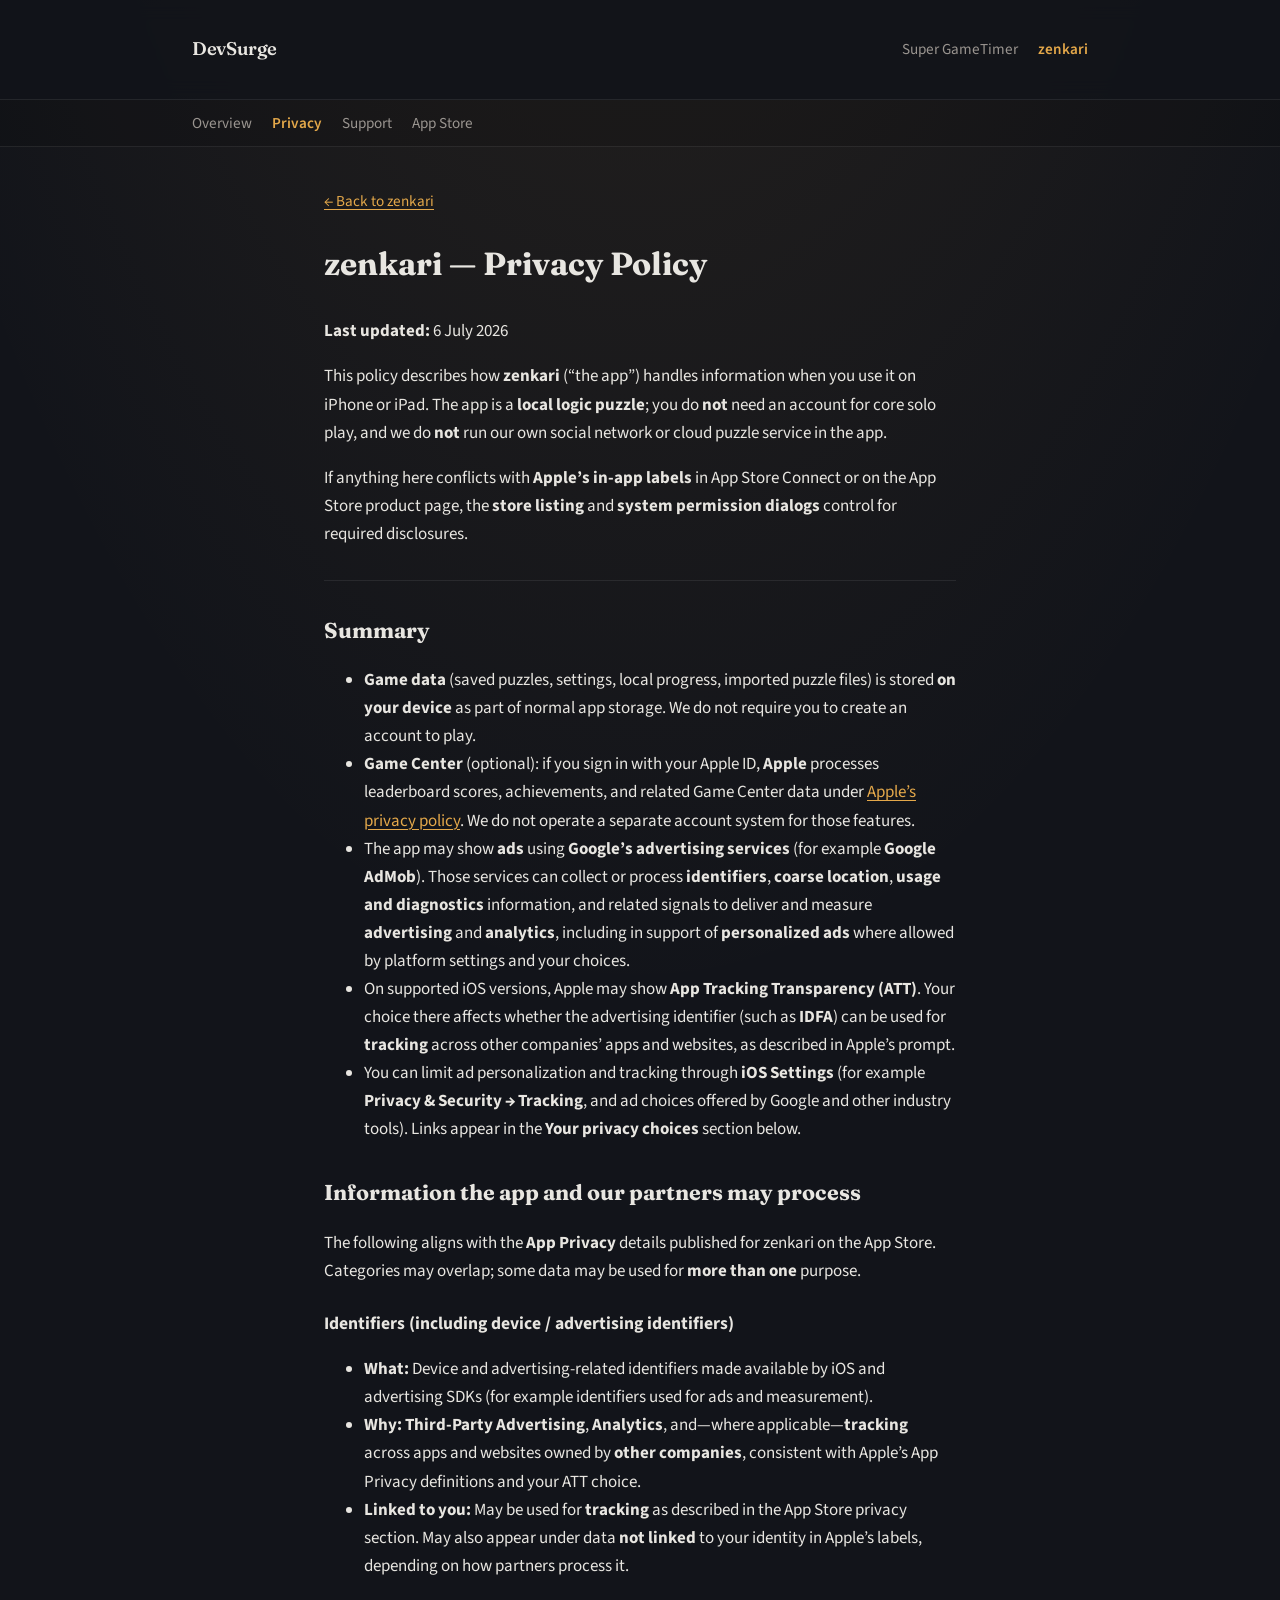
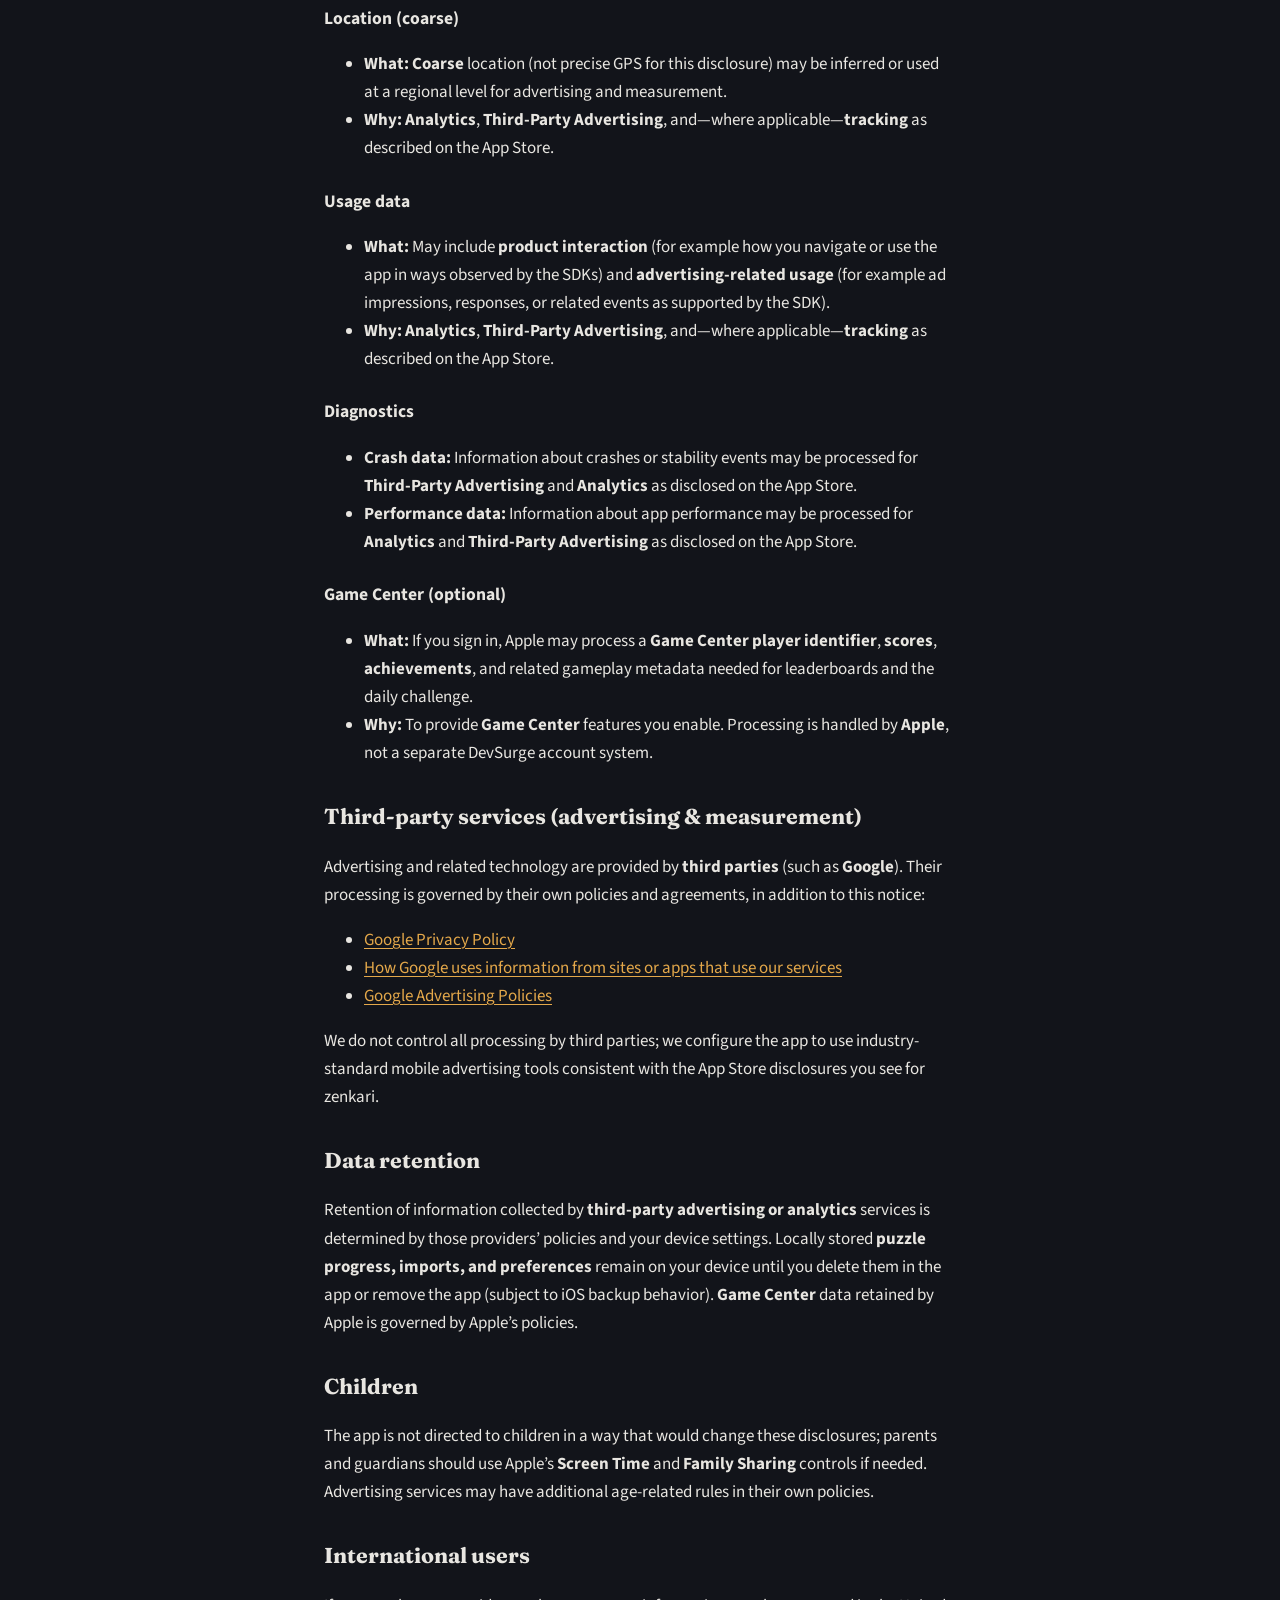
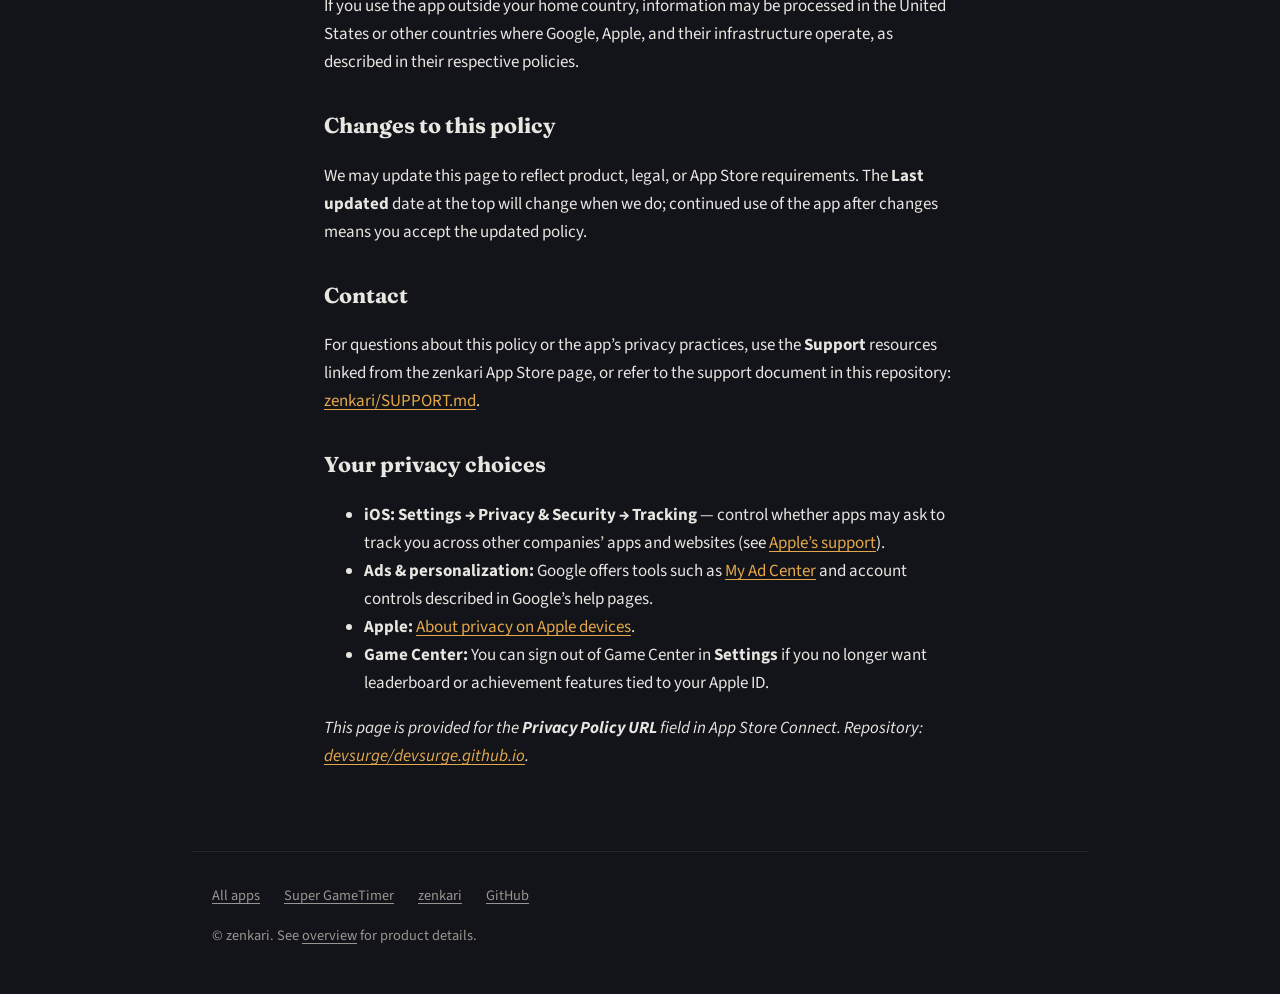
<file: zenkari/PRIVACY.html>
<!DOCTYPE html>
<html lang="en-US">
  <head>
    <meta charset="utf-8" />
    <meta name="viewport" content="width=device-width, initial-scale=1" />
    <!-- Google tag (gtag.js) -->
    <script async src="https://www.googletagmanager.com/gtag/js?id=G-V6BX9HDWN4"></script>
    <script src="/assets/gtag-init.js"></script>
    <title>Privacy Policy — zenkari</title>
    <meta
      name="description"
      content="How zenkari handles information on iPhone and iPad: local puzzle data, optional Game Center, ads via Google AdMob, App Tracking Transparency, and your privacy choices."
    />
    <link rel="canonical" href="https://devsurge.github.io/zenkari/PRIVACY.html" />
    <meta name="robots" content="index,follow" />

    <meta property="og:type" content="article" />
    <meta property="og:title" content="Privacy Policy — zenkari" />
    <meta
      property="og:description"
      content="Privacy practices for the zenkari iOS puzzle app, including Game Center, advertising, and analytics."
    />
    <meta property="og:url" content="https://devsurge.github.io/zenkari/PRIVACY.html" />

    <link rel="preconnect" href="https://fonts.googleapis.com" />
    <link rel="preconnect" href="https://fonts.gstatic.com" crossorigin />
    <link
      href="https://fonts.googleapis.com/css2?family=Fraunces:opsz,wght@9..144,600&family=Source+Sans+3:wght@400;600&display=swap"
      rel="stylesheet"
    />
    <link rel="stylesheet" href="/assets/styles.css" />
  </head>
  <body>
    <a class="skip-link" href="#main">Skip to content</a>
    <header class="site-header">
      <div class="site-header__inner">
        <p class="site-title"><a href="/">DevSurge</a></p>
        <nav class="nav nav--apps" aria-label="Apps">
          <a href="/gametimer/MARKETING.html">Super GameTimer</a>
          <a href="/zenkari/MARKETING.html" aria-current="page">zenkari</a>
        </nav>
      </div>
    </header>
    <nav class="app-nav" aria-label="zenkari">
      <div class="app-nav__inner nav">
        <a href="/zenkari/MARKETING.html">Overview</a>
        <a href="/zenkari/PRIVACY.html" aria-current="page">Privacy</a>
        <a href="/zenkari/SUPPORT.html">Support</a>
        <a href="https://apps.apple.com/search?term=zenkari" rel="noopener noreferrer">App Store</a>
      </div>
    </nav>

    <main id="main" class="prose">
      <a class="back-link" href="/zenkari/MARKETING.html">← Back to zenkari</a>
      <article>
        <header>
          <h1>zenkari — Privacy Policy</h1>
          <p><strong>Last updated:</strong> 6 July 2026</p>
        </header>

        <p>
          This policy describes how <strong>zenkari</strong> (“the app”) handles information when you use it on iPhone or
          iPad. The app is a <strong>local logic puzzle</strong>; you do <strong>not</strong> need an account for core
          solo play, and we do <strong>not</strong> run our own social network or cloud puzzle service in the app.
        </p>
        <p>
          If anything here conflicts with <strong>Apple’s in-app labels</strong> in App Store Connect or on the App Store
          product page, the <strong>store listing</strong> and <strong>system permission dialogs</strong> control for
          required disclosures.
        </p>

        <hr />

        <h2>Summary</h2>
        <ul>
          <li>
            <strong>Game data</strong> (saved puzzles, settings, local progress, imported puzzle files) is stored
            <strong>on your device</strong> as part of normal app storage. We do not require you to create an account to
            play.
          </li>
          <li>
            <strong>Game Center</strong> (optional): if you sign in with your Apple ID, <strong>Apple</strong> processes
            leaderboard scores, achievements, and related Game Center data under
            <a href="https://www.apple.com/legal/privacy/">Apple’s privacy policy</a>. We do not operate a separate
            account system for those features.
          </li>
          <li>
            The app may show <strong>ads</strong> using <strong>Google’s advertising services</strong> (for example
            <strong>Google AdMob</strong>). Those services can collect or process <strong>identifiers</strong>,
            <strong>coarse location</strong>, <strong>usage and diagnostics</strong> information, and related signals to
            deliver and measure <strong>advertising</strong> and <strong>analytics</strong>, including in support of
            <strong>personalized ads</strong> where allowed by platform settings and your choices.
          </li>
          <li>
            On supported iOS versions, Apple may show <strong>App Tracking Transparency (ATT)</strong>. Your choice there
            affects whether the advertising identifier (such as <strong>IDFA</strong>) can be used for
            <strong>tracking</strong> across other companies’ apps and websites, as described in Apple’s prompt.
          </li>
          <li>
            You can limit ad personalization and tracking through <strong>iOS Settings</strong> (for example
            <strong>Privacy &amp; Security → Tracking</strong>, and ad choices offered by Google and other industry tools).
            Links appear in the <strong>Your privacy choices</strong> section below.
          </li>
        </ul>

        <h2>Information the app and our partners may process</h2>
        <p>
          The following aligns with the <strong>App Privacy</strong> details published for zenkari on the App Store.
          Categories may overlap; some data may be used for <strong>more than one</strong> purpose.
        </p>

        <h3>Identifiers (including device / advertising identifiers)</h3>
        <ul>
          <li>
            <strong>What:</strong> Device and advertising-related identifiers made available by iOS and advertising SDKs
            (for example identifiers used for ads and measurement).
          </li>
          <li>
            <strong>Why:</strong> <strong>Third-Party Advertising</strong>, <strong>Analytics</strong>, and—where
            applicable—<strong>tracking</strong> across apps and websites owned by <strong>other companies</strong>,
            consistent with Apple’s App Privacy definitions and your ATT choice.
          </li>
          <li>
            <strong>Linked to you:</strong> May be used for <strong>tracking</strong> as described in the App Store privacy
            section. May also appear under data <strong>not linked</strong> to your identity in Apple’s labels, depending
            on how partners process it.
          </li>
        </ul>

        <h3>Location (coarse)</h3>
        <ul>
          <li>
            <strong>What:</strong> <strong>Coarse</strong> location (not precise GPS for this disclosure) may be inferred
            or used at a regional level for advertising and measurement.
          </li>
          <li>
            <strong>Why:</strong> <strong>Analytics</strong>, <strong>Third-Party Advertising</strong>, and—where
            applicable—<strong>tracking</strong> as described on the App Store.
          </li>
        </ul>

        <h3>Usage data</h3>
        <ul>
          <li>
            <strong>What:</strong> May include <strong>product interaction</strong> (for example how you navigate or use the
            app in ways observed by the SDKs) and <strong>advertising-related usage</strong> (for example ad impressions,
            responses, or related events as supported by the SDK).
          </li>
          <li>
            <strong>Why:</strong> <strong>Analytics</strong>, <strong>Third-Party Advertising</strong>, and—where
            applicable—<strong>tracking</strong> as described on the App Store.
          </li>
        </ul>

        <h3>Diagnostics</h3>
        <ul>
          <li>
            <strong>Crash data:</strong> Information about crashes or stability events may be processed for
            <strong>Third-Party Advertising</strong> and <strong>Analytics</strong> as disclosed on the App Store.
          </li>
          <li>
            <strong>Performance data:</strong> Information about app performance may be processed for
            <strong>Analytics</strong> and <strong>Third-Party Advertising</strong> as disclosed on the App Store.
          </li>
        </ul>

        <h3>Game Center (optional)</h3>
        <ul>
          <li>
            <strong>What:</strong> If you sign in, Apple may process a <strong>Game Center player identifier</strong>,
            <strong>scores</strong>, <strong>achievements</strong>, and related gameplay metadata needed for leaderboards
            and the daily challenge.
          </li>
          <li>
            <strong>Why:</strong> To provide <strong>Game Center</strong> features you enable. Processing is handled by
            <strong>Apple</strong>, not a separate DevSurge account system.
          </li>
        </ul>

        <h2>Third-party services (advertising &amp; measurement)</h2>
        <p>
          Advertising and related technology are provided by <strong>third parties</strong> (such as <strong>Google</strong>).
          Their processing is governed by their own policies and agreements, in addition to this notice:
        </p>
        <ul>
          <li><a href="https://policies.google.com/privacy">Google Privacy Policy</a></li>
          <li>
            <a href="https://policies.google.com/technologies/partner-sites"
              >How Google uses information from sites or apps that use our services</a
            >
          </li>
          <li><a href="https://support.google.com/adspolicy/answer/6008942">Google Advertising Policies</a></li>
        </ul>
        <p>
          We do not control all processing by third parties; we configure the app to use industry-standard mobile
          advertising tools consistent with the App Store disclosures you see for zenkari.
        </p>

        <h2>Data retention</h2>
        <p>
          Retention of information collected by <strong>third-party advertising or analytics</strong> services is determined
          by those providers’ policies and your device settings. Locally stored <strong>puzzle progress, imports, and
          preferences</strong> remain on your device until you delete them in the app or remove the app (subject to iOS
          backup behavior). <strong>Game Center</strong> data retained by Apple is governed by Apple’s policies.
        </p>

        <h2>Children</h2>
        <p>
          The app is not directed to children in a way that would change these disclosures; parents and guardians should
          use Apple’s <strong>Screen Time</strong> and <strong>Family Sharing</strong> controls if needed. Advertising
          services may have additional age-related rules in their own policies.
        </p>

        <h2>International users</h2>
        <p>
          If you use the app outside your home country, information may be processed in the United States or other countries
          where Google, Apple, and their infrastructure operate, as described in their respective policies.
        </p>

        <h2>Changes to this policy</h2>
        <p>
          We may update this page to reflect product, legal, or App Store requirements. The <strong>Last updated</strong>
          date at the top will change when we do; continued use of the app after changes means you accept the updated
          policy.
        </p>

        <h2>Contact</h2>
        <p>
          For questions about this policy or the app’s privacy practices, use the <strong>Support</strong> resources linked
          from the zenkari App Store page, or refer to the support document in this repository:
          <a href="https://github.com/devsurge/devsurge.github.io/blob/main/zenkari/SUPPORT.md">zenkari/SUPPORT.md</a>.
        </p>

        <h2>Your privacy choices</h2>
        <ul>
          <li>
            <strong>iOS:</strong> <strong>Settings → Privacy &amp; Security → Tracking</strong> — control whether apps may
            ask to track you across other companies’ apps and websites (see
            <a href="https://support.apple.com/102483">Apple’s support</a>).
          </li>
          <li>
            <strong>Ads &amp; personalization:</strong> Google offers tools such as
            <a href="https://myadcenter.google.com/">My Ad Center</a> and account controls described in Google’s help pages.
          </li>
          <li><strong>Apple:</strong> <a href="https://www.apple.com/privacy/">About privacy on Apple devices</a>.</li>
          <li>
            <strong>Game Center:</strong> You can sign out of Game Center in <strong>Settings</strong> if you no longer want
            leaderboard or achievement features tied to your Apple ID.
          </li>
        </ul>

        <p>
          <em>This page is provided for the <strong>Privacy Policy URL</strong> field in App Store Connect. Repository:
            <a href="https://github.com/devsurge/devsurge.github.io">devsurge/devsurge.github.io</a>.</em>
        </p>
      </article>
    </main>

    <footer class="site-footer">
      <div class="site-footer__links">
        <a href="/">All apps</a>
        <a href="/gametimer/MARKETING.html">Super GameTimer</a>
        <a href="/zenkari/MARKETING.html">zenkari</a>
        <a href="https://github.com/devsurge/devsurge.github.io" rel="noopener noreferrer">GitHub</a>
      </div>
      <p>© zenkari. See <a href="/zenkari/MARKETING.html">overview</a> for product details.</p>
    </footer>
  </body>
</html>
</file>
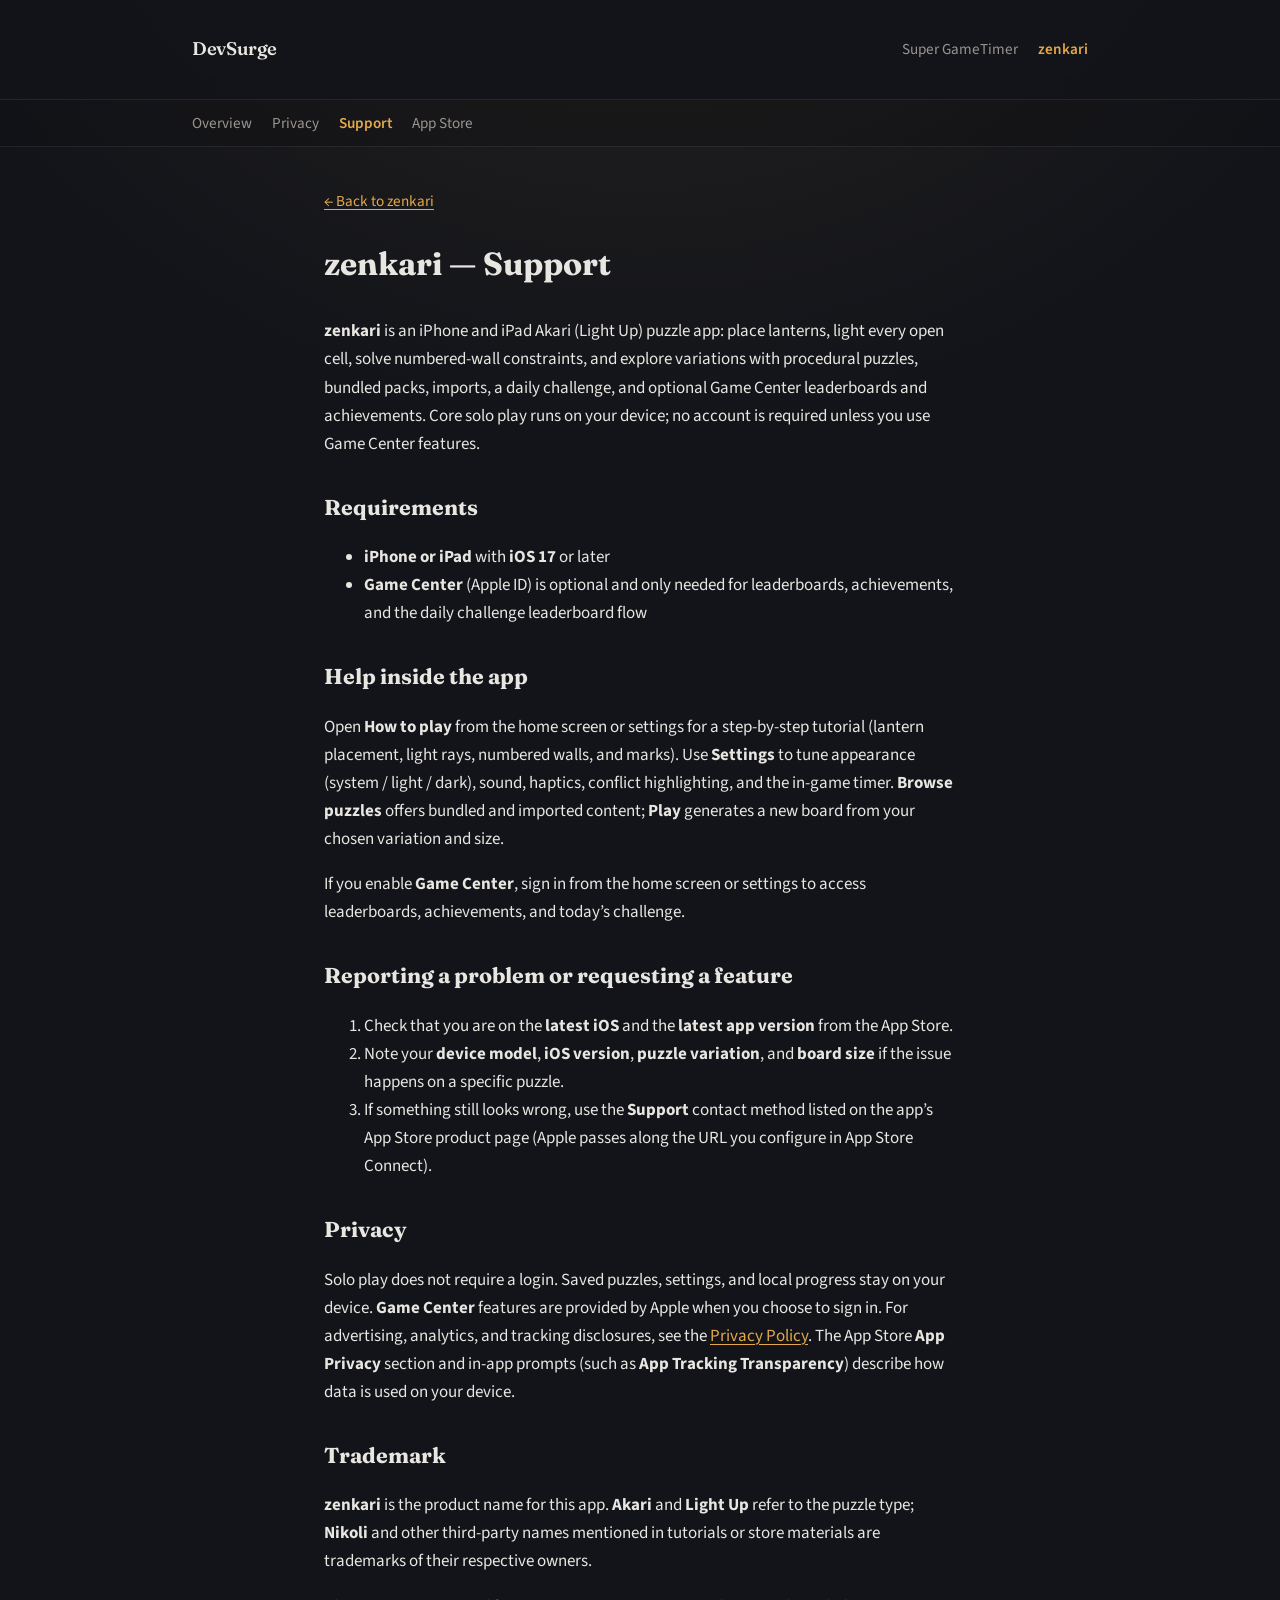
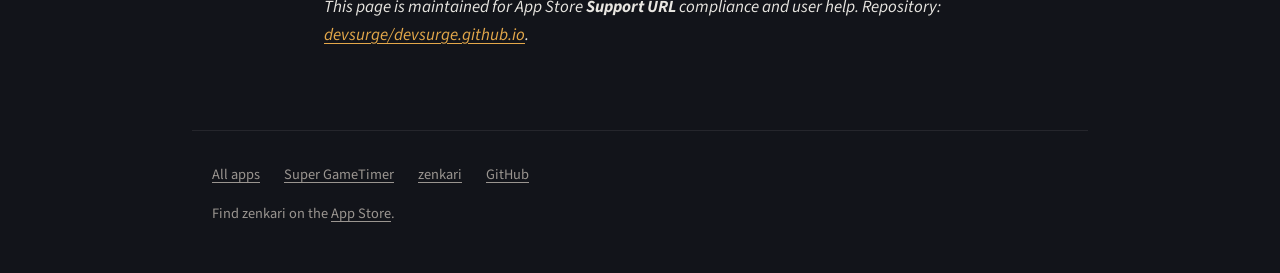
<file: zenkari/SUPPORT.html>
<!DOCTYPE html>
<html lang="en-US">
  <head>
    <meta charset="utf-8" />
    <meta name="viewport" content="width=device-width, initial-scale=1" />
    <!-- Google tag (gtag.js) -->
    <script async src="https://www.googletagmanager.com/gtag/js?id=G-V6BX9HDWN4"></script>
    <script src="/assets/gtag-init.js"></script>
    <title>Support — zenkari</title>
    <meta
      name="description"
      content="Requirements, troubleshooting, and how to report issues for zenkari on iPhone and iPad. iOS 17+, Akari Light Up logic puzzles."
    />
    <link rel="canonical" href="https://devsurge.github.io/zenkari/SUPPORT.html" />
    <meta name="robots" content="index,follow" />

    <meta property="og:type" content="article" />
    <meta property="og:title" content="Support — zenkari" />
    <meta
      property="og:description"
      content="Help for zenkari: requirements, in-app tutorial, Game Center, and how to report a problem or request a feature."
    />
    <meta property="og:url" content="https://devsurge.github.io/zenkari/SUPPORT.html" />

    <link rel="preconnect" href="https://fonts.googleapis.com" />
    <link rel="preconnect" href="https://fonts.gstatic.com" crossorigin />
    <link
      href="https://fonts.googleapis.com/css2?family=Fraunces:opsz,wght@9..144,600&family=Source+Sans+3:wght@400;600&display=swap"
      rel="stylesheet"
    />
    <link rel="stylesheet" href="/assets/styles.css" />
  </head>
  <body>
    <a class="skip-link" href="#main">Skip to content</a>
    <header class="site-header">
      <div class="site-header__inner">
        <p class="site-title"><a href="/">DevSurge</a></p>
        <nav class="nav nav--apps" aria-label="Apps">
          <a href="/gametimer/MARKETING.html">Super GameTimer</a>
          <a href="/zenkari/MARKETING.html" aria-current="page">zenkari</a>
        </nav>
      </div>
    </header>
    <nav class="app-nav" aria-label="zenkari">
      <div class="app-nav__inner nav">
        <a href="/zenkari/MARKETING.html">Overview</a>
        <a href="/zenkari/PRIVACY.html">Privacy</a>
        <a href="/zenkari/SUPPORT.html" aria-current="page">Support</a>
        <a href="https://apps.apple.com/search?term=zenkari" rel="noopener noreferrer">App Store</a>
      </div>
    </nav>

    <main id="main" class="prose">
      <a class="back-link" href="/zenkari/MARKETING.html">← Back to zenkari</a>
      <article>
        <header>
          <h1>zenkari — Support</h1>
        </header>

        <p>
          <strong>zenkari</strong> is an iPhone and iPad Akari (Light Up) puzzle app: place lanterns, light every open
          cell, solve numbered-wall constraints, and explore variations with procedural puzzles, bundled packs, imports, a
          daily challenge, and optional Game Center leaderboards and achievements. Core solo play runs on your device; no
          account is required unless you use Game Center features.
        </p>

        <h2>Requirements</h2>
        <ul>
          <li><strong>iPhone or iPad</strong> with <strong>iOS 17</strong> or later</li>
          <li>
            <strong>Game Center</strong> (Apple ID) is optional and only needed for leaderboards, achievements, and the
            daily challenge leaderboard flow
          </li>
        </ul>

        <h2>Help inside the app</h2>
        <p>
          Open <strong>How to play</strong> from the home screen or settings for a step-by-step tutorial (lantern
          placement, light rays, numbered walls, and marks). Use <strong>Settings</strong> to tune appearance (system /
          light / dark), sound, haptics, conflict highlighting, and the in-game timer. <strong>Browse puzzles</strong>
          offers bundled and imported content; <strong>Play</strong> generates a new board from your chosen variation and
          size.
        </p>
        <p>
          If you enable <strong>Game Center</strong>, sign in from the home screen or settings to access leaderboards,
          achievements, and today’s challenge.
        </p>

        <h2>Reporting a problem or requesting a feature</h2>
        <ol>
          <li>
            Check that you are on the <strong>latest iOS</strong> and the <strong>latest app version</strong> from the App
            Store.
          </li>
          <li>
            Note your <strong>device model</strong>, <strong>iOS version</strong>, <strong>puzzle variation</strong>, and
            <strong>board size</strong> if the issue happens on a specific puzzle.
          </li>
          <li>
            If something still looks wrong, use the <strong>Support</strong> contact method listed on the app’s App Store
            product page (Apple passes along the URL you configure in App Store Connect).
          </li>
        </ol>

        <h2>Privacy</h2>
        <p>
          Solo play does not require a login. Saved puzzles, settings, and local progress stay on your device.
          <strong>Game Center</strong> features are provided by Apple when you choose to sign in. For advertising,
          analytics, and tracking disclosures, see the <a href="/zenkari/PRIVACY.html">Privacy Policy</a>. The App Store
          <strong>App Privacy</strong> section and in-app prompts (such as <strong>App Tracking Transparency</strong>)
          describe how data is used on your device.
        </p>

        <h2>Trademark</h2>
        <p>
          <strong>zenkari</strong> is the product name for this app. <strong>Akari</strong> and <strong>Light Up</strong>
          refer to the puzzle type; <strong>Nikoli</strong> and other third-party names mentioned in tutorials or store
          materials are trademarks of their respective owners.
        </p>

        <p>
          <em>This page is maintained for App Store <strong>Support URL</strong> compliance and user help. Repository:
            <a href="https://github.com/devsurge/devsurge.github.io">devsurge/devsurge.github.io</a>.</em>
        </p>
      </article>
    </main>

    <footer class="site-footer">
      <div class="site-footer__links">
        <a href="/">All apps</a>
        <a href="/gametimer/MARKETING.html">Super GameTimer</a>
        <a href="/zenkari/MARKETING.html">zenkari</a>
        <a href="https://github.com/devsurge/devsurge.github.io" rel="noopener noreferrer">GitHub</a>
      </div>
      <p>Find zenkari on the <a href="https://apps.apple.com/search?term=zenkari">App Store</a>.</p>
    </footer>
  </body>
</html>
</file>
<file: assets/styles.css>
/* DevSurge — GitHub Pages */
:root {
  --bg: #12141a;
  --bg-elevated: #1a1d26;
  --text: #e8e6e1;
  --muted: #9a9590;
  --accent: #e4a84a;
  --accent-dim: #b8832e;
  --border: rgba(255, 255, 255, 0.08);
  --radius: 12px;
  --max: 42rem;
  --font-sans: "Source Sans 3", system-ui, -apple-system, sans-serif;
  --font-display: "Fraunces", Georgia, "Times New Roman", serif;
}

*,
*::before,
*::after {
  box-sizing: border-box;
}

html {
  scroll-behavior: smooth;
}

body {
  margin: 0;
  font-family: var(--font-sans);
  font-size: 1.0625rem;
  line-height: 1.65;
  color: var(--text);
  background: var(--bg);
  background-image: radial-gradient(
    ellipse 120% 80% at 50% -20%,
    rgba(228, 168, 74, 0.12),
    transparent 55%
  );
}

.skip-link {
  position: absolute;
  left: -9999px;
  z-index: 999;
  padding: 0.5rem 1rem;
  background: var(--accent);
  color: var(--bg);
  font-weight: 600;
}

.skip-link:focus {
  left: 1rem;
  top: 1rem;
}

a {
  color: var(--accent);
  text-decoration-thickness: 1px;
  text-underline-offset: 3px;
}

a:hover {
  color: #f0c56e;
}

.site-header {
  border-bottom: 1px solid var(--border);
  padding: 1rem 1.25rem;
  position: sticky;
  top: 0;
  background: rgba(18, 20, 26, 0.92);
  backdrop-filter: blur(10px);
  z-index: 10;
}

.site-header__inner {
  max-width: 56rem;
  margin: 0 auto;
  display: flex;
  flex-wrap: wrap;
  align-items: center;
  justify-content: space-between;
  gap: 1rem;
}

.site-title {
  font-family: var(--font-display);
  font-weight: 600;
  font-size: 1.15rem;
  letter-spacing: -0.02em;
}

.site-title a {
  color: var(--text);
  text-decoration: none;
}

.site-title a:hover {
  color: var(--accent);
}

.nav {
  display: flex;
  flex-wrap: wrap;
  gap: 0.75rem 1.25rem;
  font-size: 0.95rem;
}

.nav a {
  color: var(--muted);
  text-decoration: none;
}

.nav a:hover {
  color: var(--accent);
}

main {
  max-width: 56rem;
  margin: 0 auto;
  padding: 2.5rem 1.25rem 4rem;
}

.hero {
  text-align: center;
  padding: 1rem 0 2.5rem;
}

.hero h1 {
  font-family: var(--font-display);
  font-size: clamp(2rem, 5vw, 2.75rem);
  font-weight: 600;
  line-height: 1.15;
  letter-spacing: -0.03em;
  margin: 0 0 1rem;
}

.hero__lede {
  font-size: 1.2rem;
  color: var(--muted);
  max-width: 36rem;
  margin: 0 auto 1.75rem;
}

.btn {
  display: inline-flex;
  align-items: center;
  justify-content: center;
  gap: 0.5rem;
  padding: 0.75rem 1.5rem;
  font-family: var(--font-sans);
  font-size: 1rem;
  font-weight: 600;
  color: var(--bg);
  background: linear-gradient(180deg, #f0c56e 0%, var(--accent) 100%);
  border: none;
  border-radius: 999px;
  text-decoration: none;
  box-shadow: 0 2px 16px rgba(228, 168, 74, 0.25);
  transition: transform 0.15s ease, box-shadow 0.15s ease;
}

.btn:hover {
  color: var(--bg);
  transform: translateY(-1px);
  box-shadow: 0 4px 24px rgba(228, 168, 74, 0.35);
}

.btn:focus-visible {
  outline: 2px solid var(--accent);
  outline-offset: 3px;
}

.btn--secondary {
  background: var(--bg-elevated);
  color: var(--text);
  border: 1px solid var(--border);
  box-shadow: none;
}

.btn--secondary:hover {
  border-color: var(--accent-dim);
  color: var(--accent);
}

.hero__actions {
  display: flex;
  flex-wrap: wrap;
  gap: 0.75rem;
  justify-content: center;
}

section {
  margin-bottom: 2.75rem;
}

section h2 {
  font-family: var(--font-display);
  font-size: 1.5rem;
  font-weight: 600;
  margin: 0 0 1rem;
  letter-spacing: -0.02em;
}

.card {
  background: var(--bg-elevated);
  border: 1px solid var(--border);
  border-radius: var(--radius);
  padding: 1.5rem 1.35rem;
}

.card p:last-child {
  margin-bottom: 0;
}

ul.feature-list {
  margin: 0;
  padding-left: 1.25rem;
}

ul.feature-list li {
  margin-bottom: 0.5rem;
}

ul.feature-list li::marker {
  color: var(--accent-dim);
}

.meta-grid {
  display: grid;
  gap: 1rem;
}

@media (min-width: 540px) {
  .meta-grid {
    grid-template-columns: 1fr 1fr;
  }
}

.meta-item {
  padding: 1rem;
  background: rgba(0, 0, 0, 0.2);
  border-radius: 8px;
  border: 1px solid var(--border);
}

.meta-item strong {
  display: block;
  font-size: 0.8rem;
  text-transform: uppercase;
  letter-spacing: 0.06em;
  color: var(--muted);
  margin-bottom: 0.35rem;
}

.site-footer {
  border-top: 1px solid var(--border);
  padding: 2rem 1.25rem;
  max-width: 56rem;
  margin: 0 auto;
  font-size: 0.9rem;
  color: var(--muted);
}

.site-footer__links {
  display: flex;
  flex-wrap: wrap;
  gap: 1rem 1.5rem;
  margin-bottom: 1rem;
}

.site-footer a {
  color: var(--muted);
}

.site-footer a:hover {
  color: var(--accent);
}

/* Legal / inner pages */
.prose {
  max-width: var(--max);
}

.prose h1 {
  font-family: var(--font-display);
  font-size: 2rem;
  margin-top: 0;
}

.prose h2 {
  font-family: var(--font-display);
  font-size: 1.35rem;
  margin-top: 2rem;
}

.prose h3 {
  font-size: 1.1rem;
  margin-top: 1.5rem;
}

.prose hr {
  border: none;
  border-top: 1px solid var(--border);
  margin: 2rem 0;
}

.back-link {
  display: inline-block;
  margin-bottom: 1.5rem;
  font-size: 0.95rem;
}

.app-grid {
  display: grid;
  gap: 1.5rem;
}

@media (min-width: 640px) {
  .app-grid {
    grid-template-columns: 1fr 1fr;
  }
}

.app-card__title {
  font-family: var(--font-display);
  font-size: 1.35rem;
  font-weight: 600;
  margin: 0 0 0.35rem;
  letter-spacing: -0.02em;
}

.app-card__tagline {
  margin: 0 0 1rem;
  font-size: 0.95rem;
  color: var(--accent);
}

.app-card__actions {
  display: flex;
  flex-wrap: wrap;
  gap: 0.75rem;
  margin: 1.25rem 0 1rem;
}

.app-card__links {
  margin: 0;
  font-size: 0.95rem;
  color: var(--muted);
}

.app-nav {
  border-bottom: 1px solid var(--border);
  background: rgba(0, 0, 0, 0.15);
  padding: 0.65rem 1.25rem;
}

.app-nav__inner {
  max-width: 56rem;
  margin: 0 auto;
}

.nav--apps a[aria-current="page"],
.app-nav a[aria-current="page"] {
  color: var(--accent);
  font-weight: 600;
}
</file>
